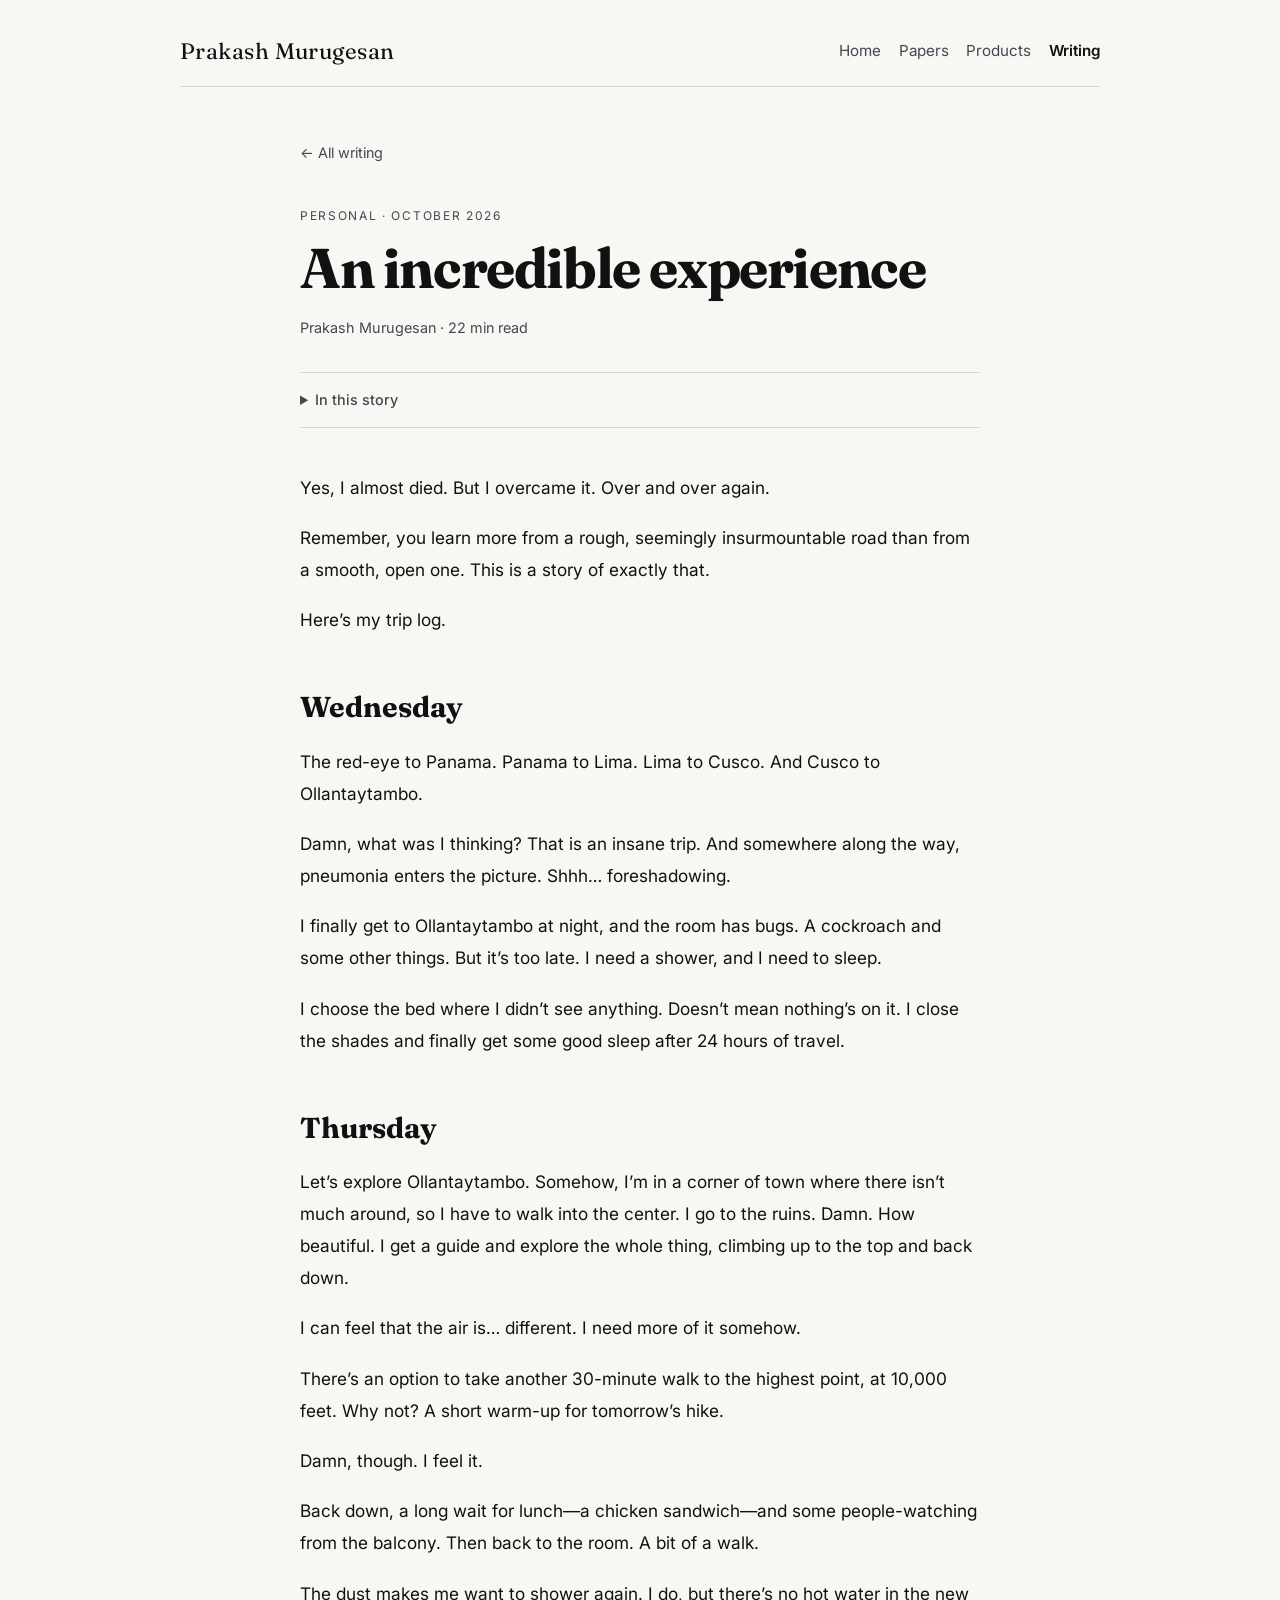
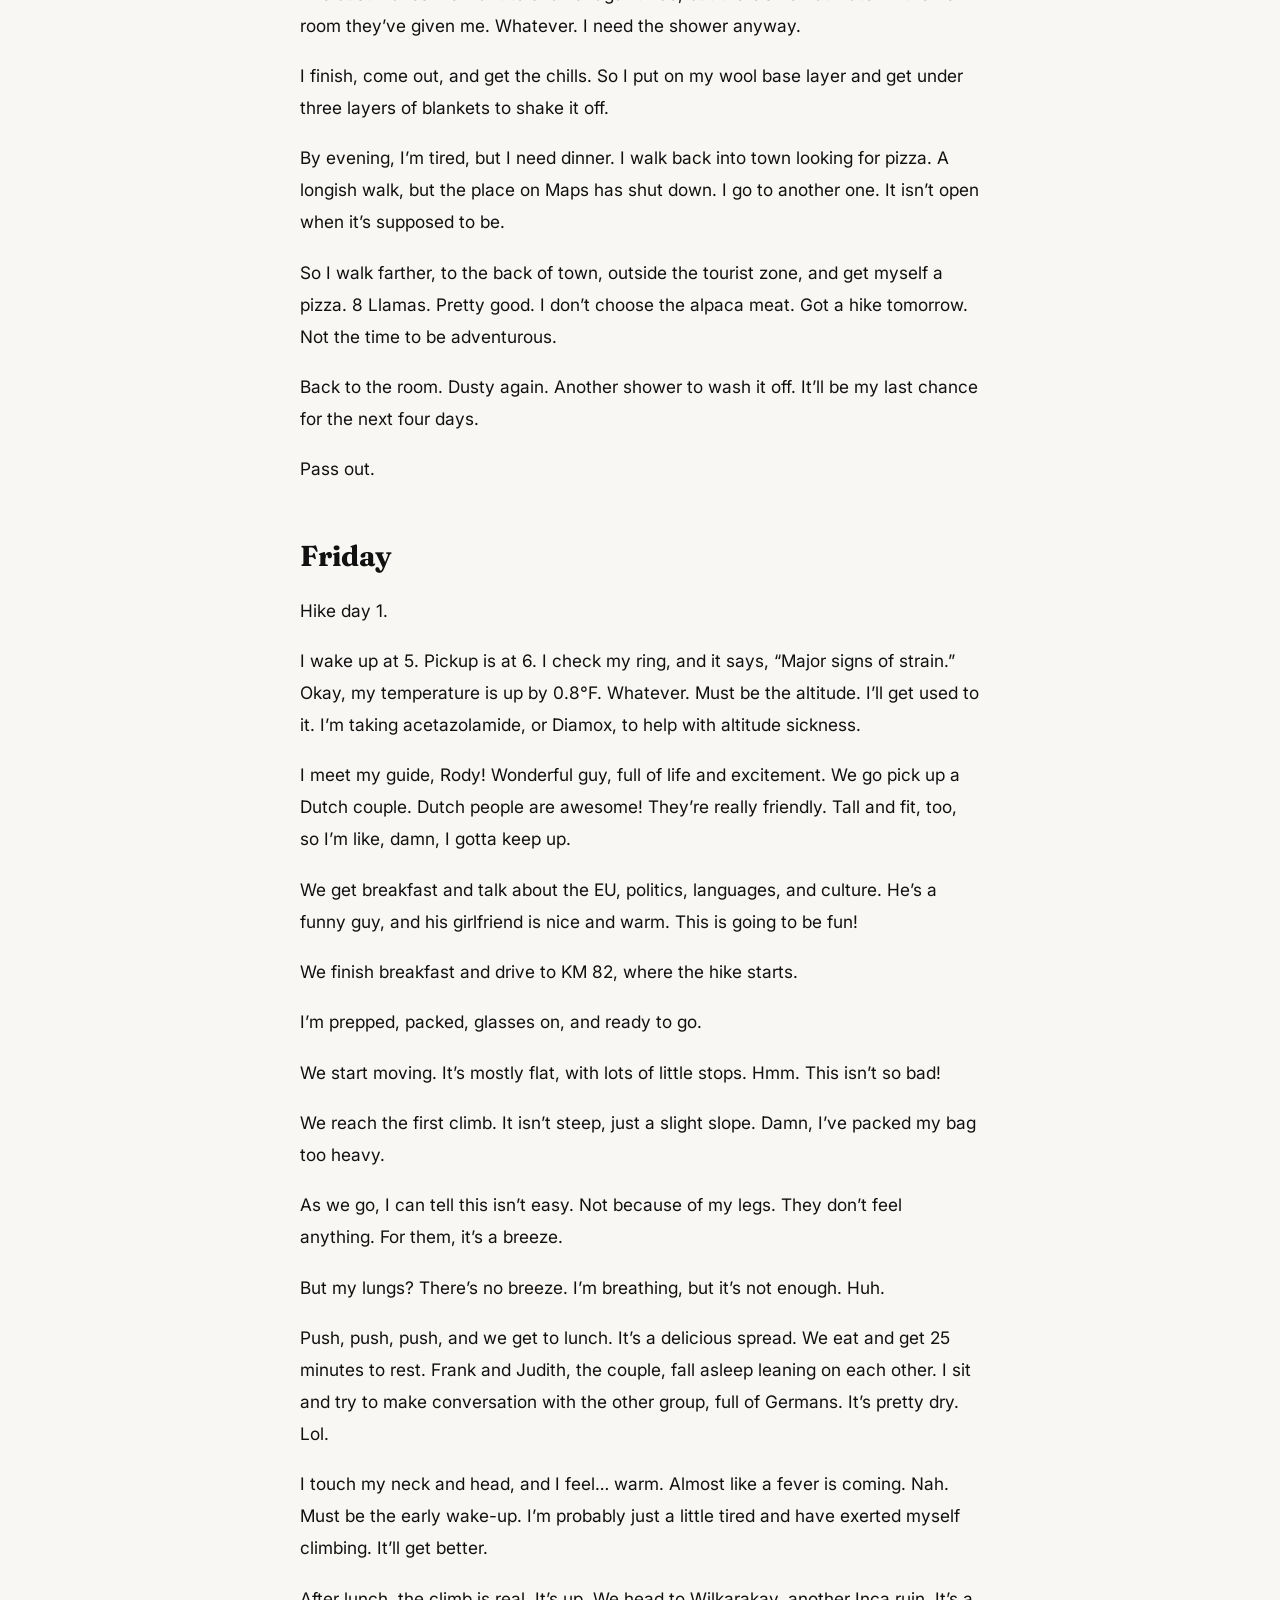
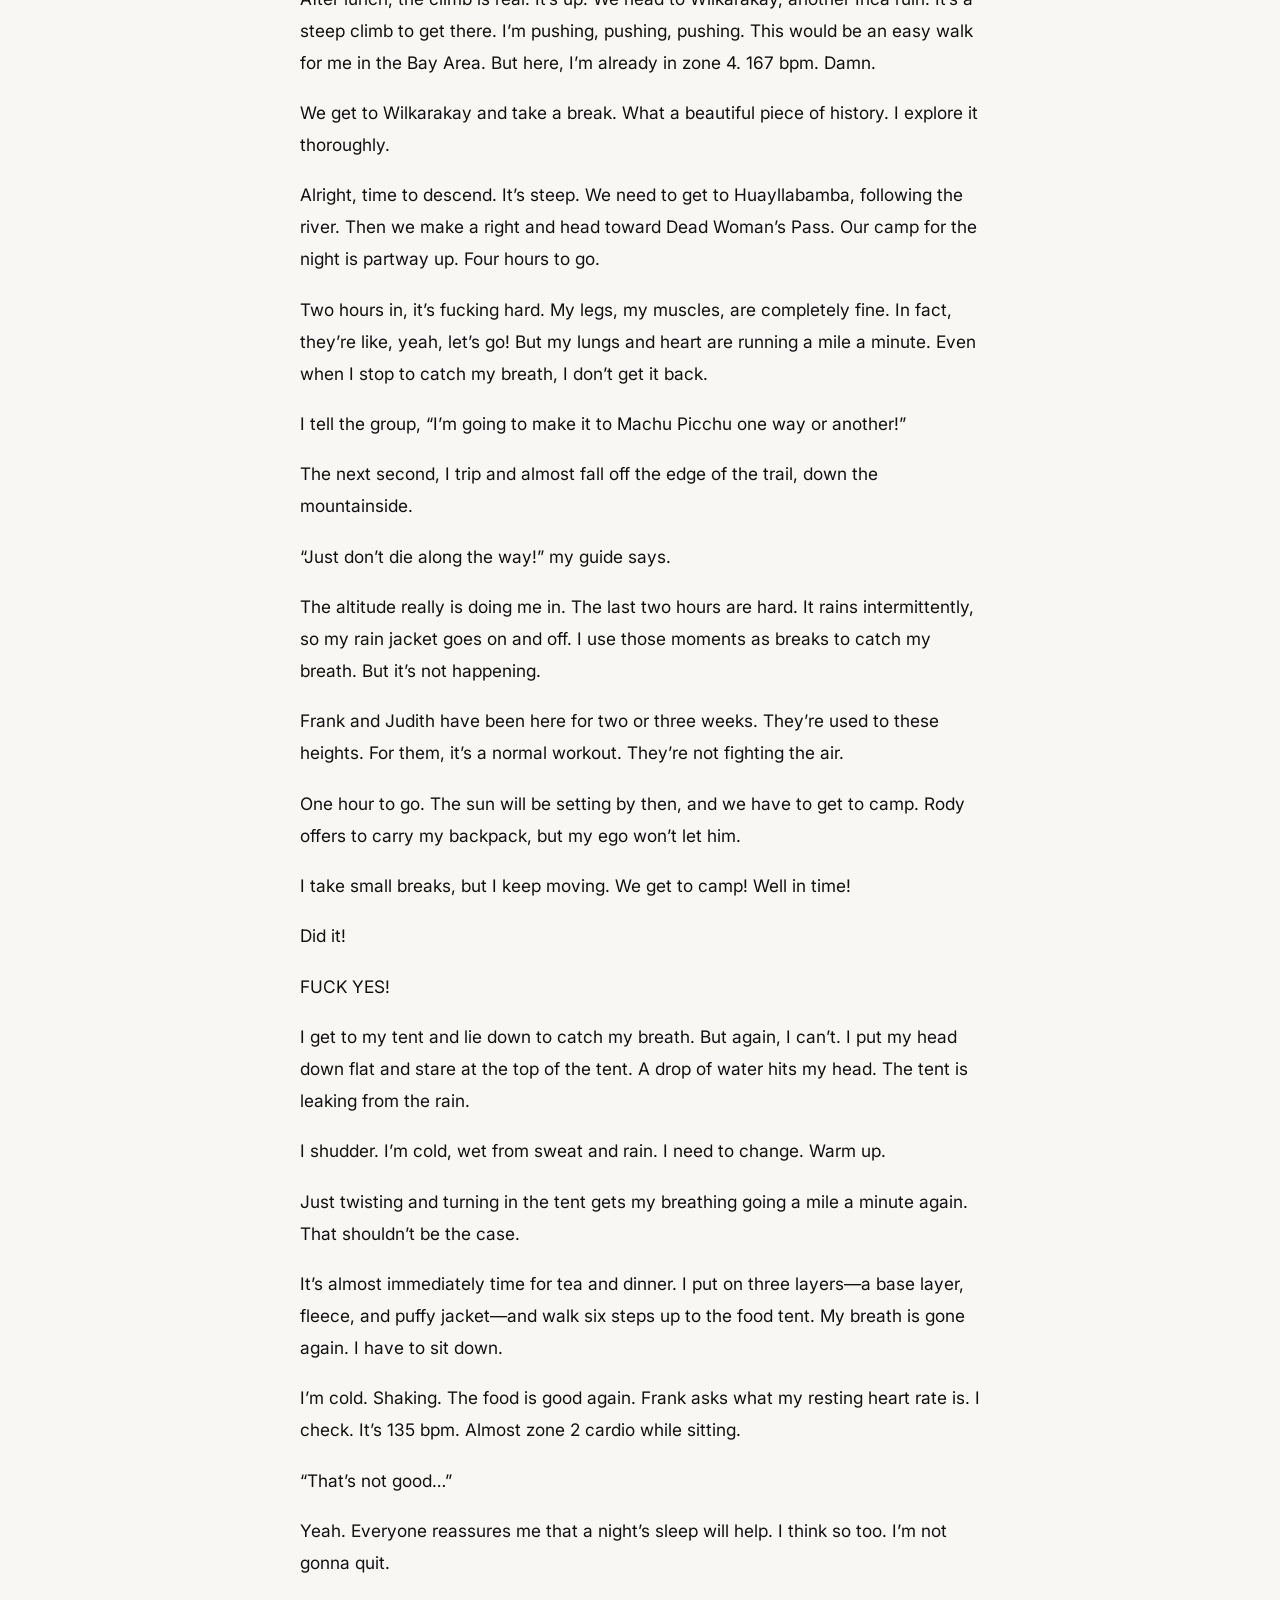
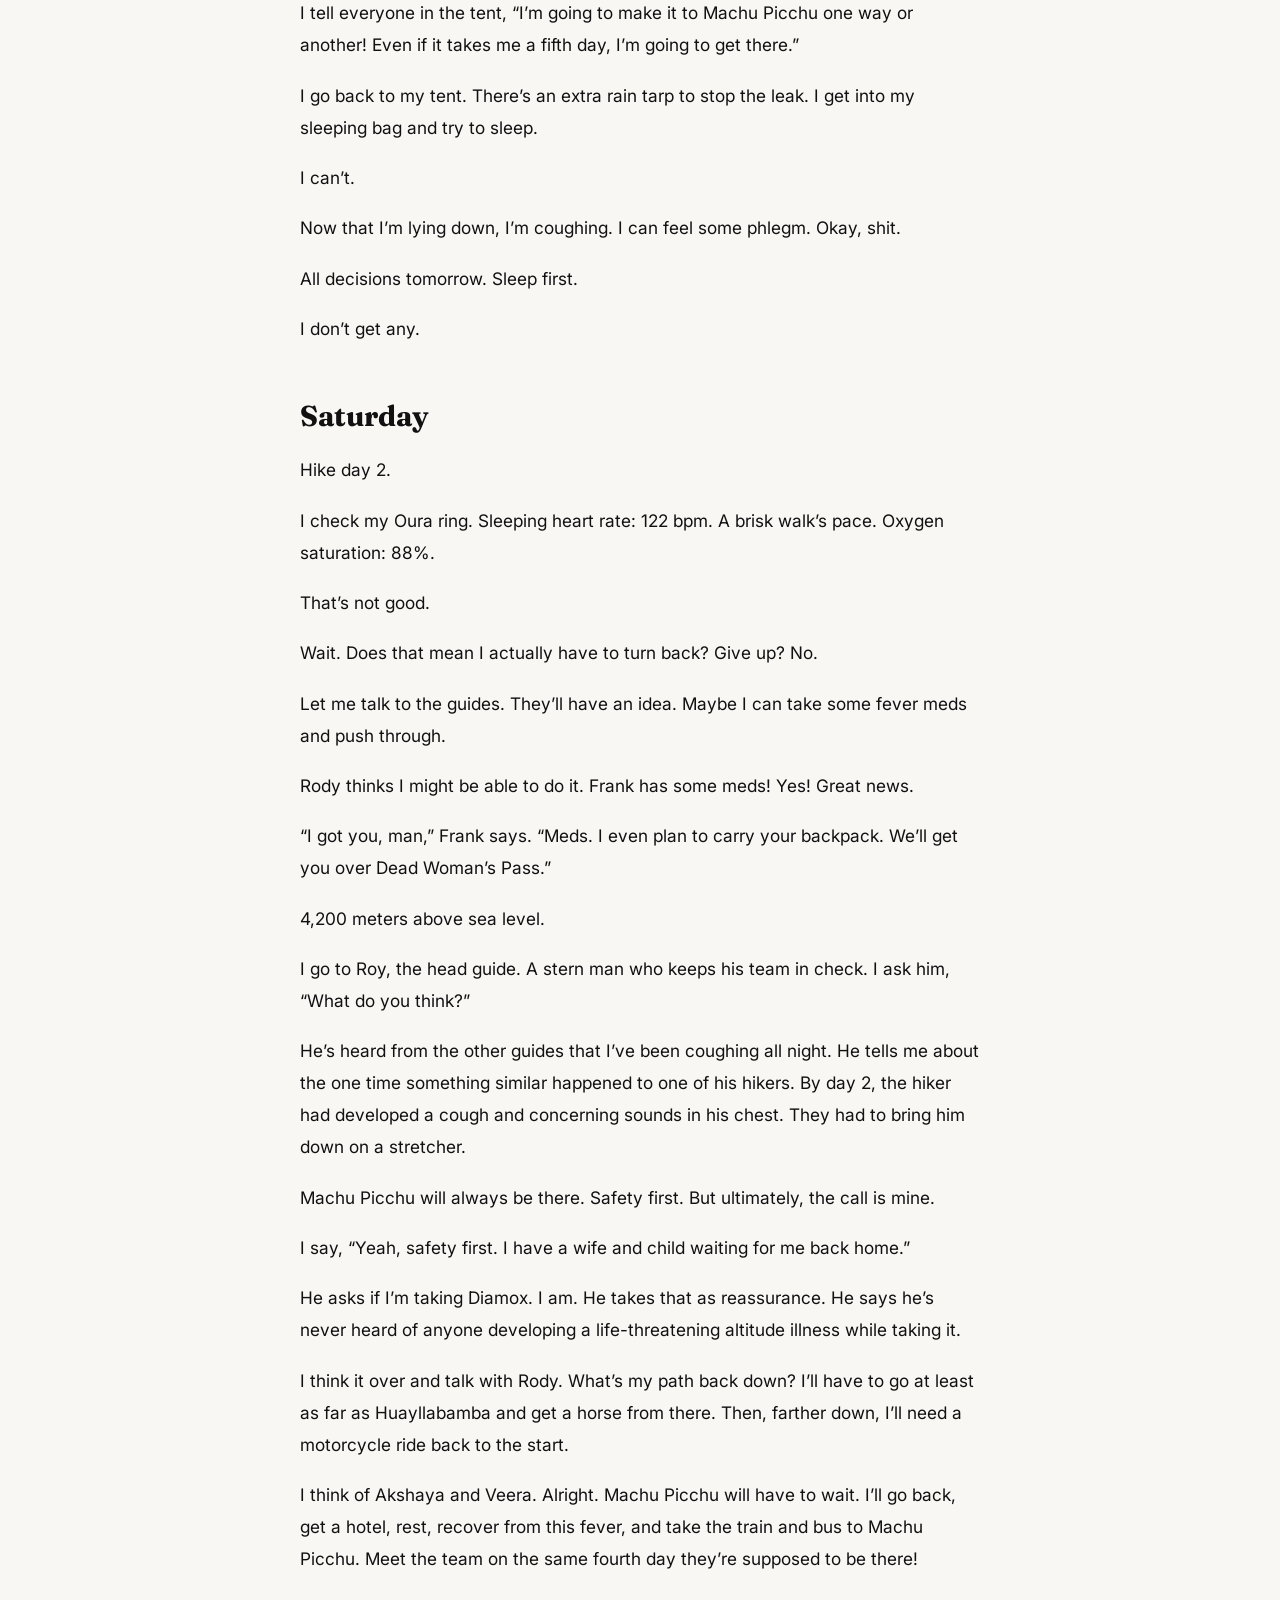
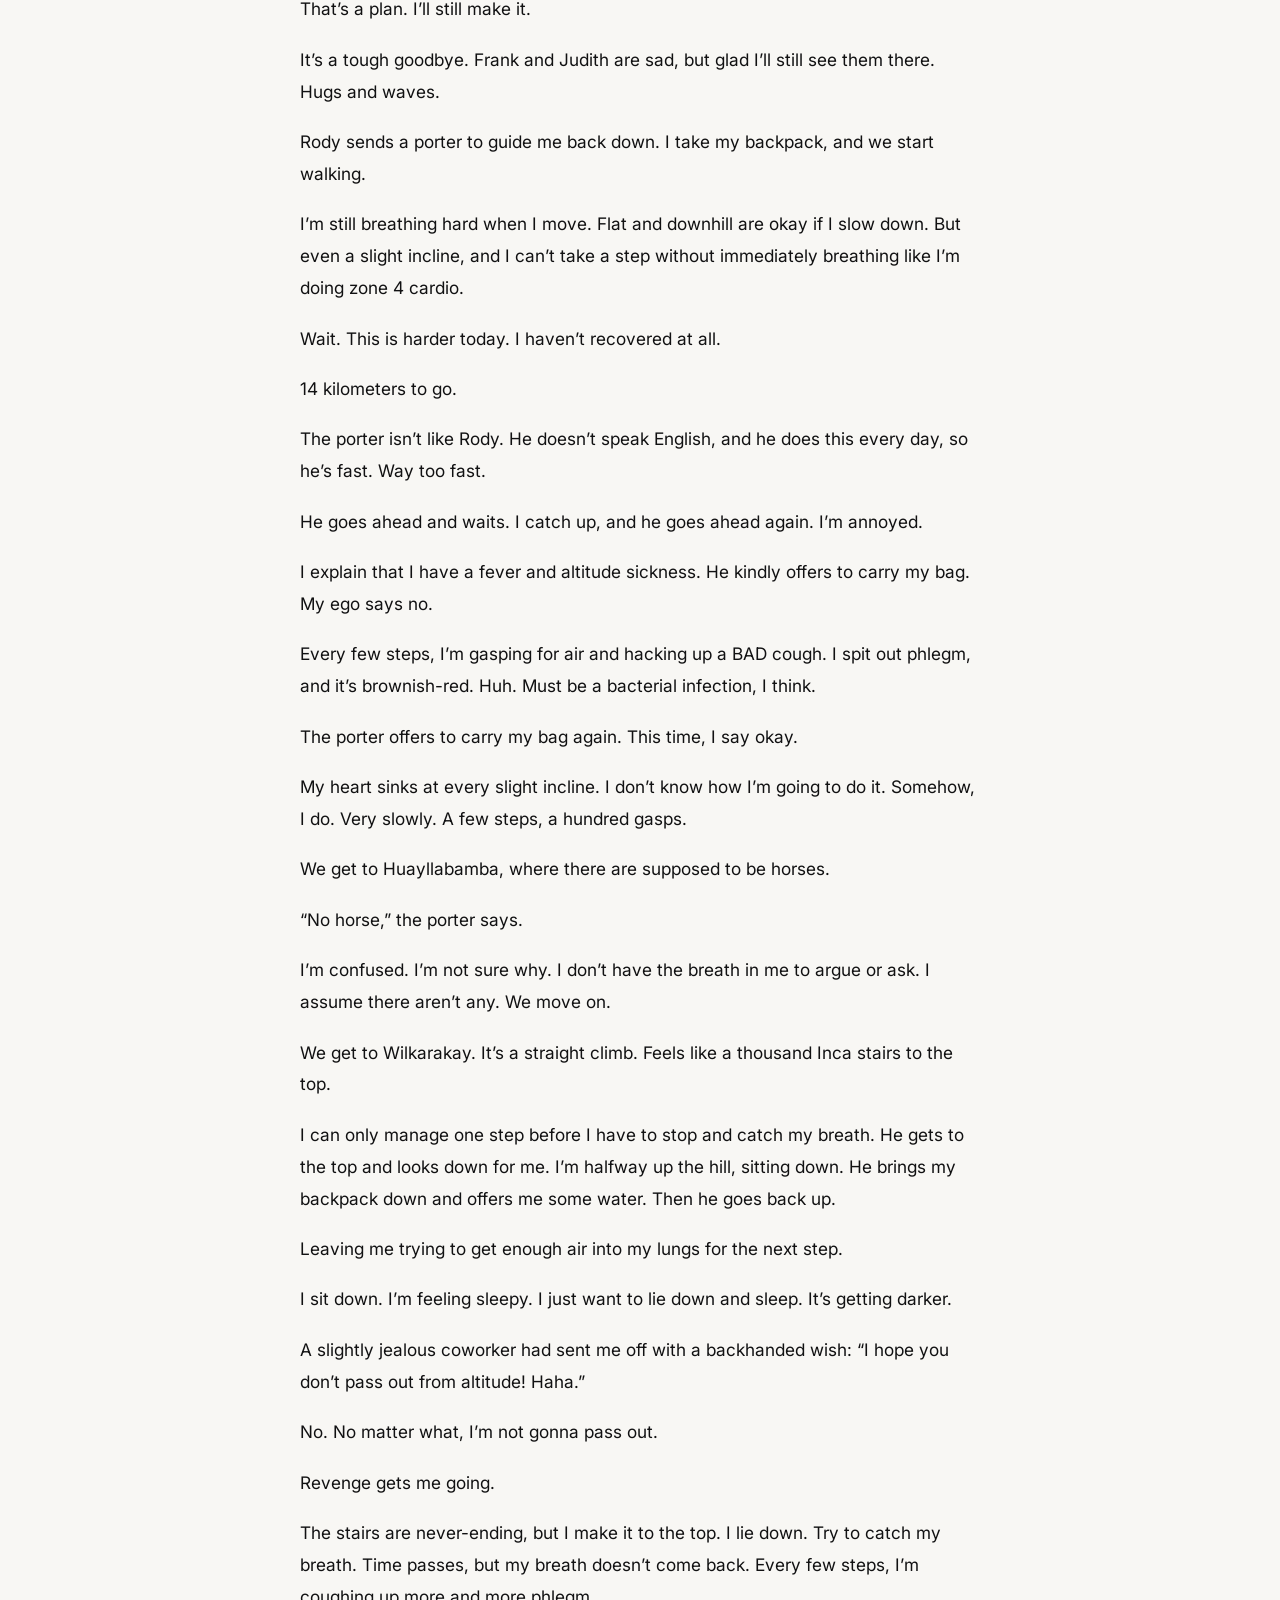
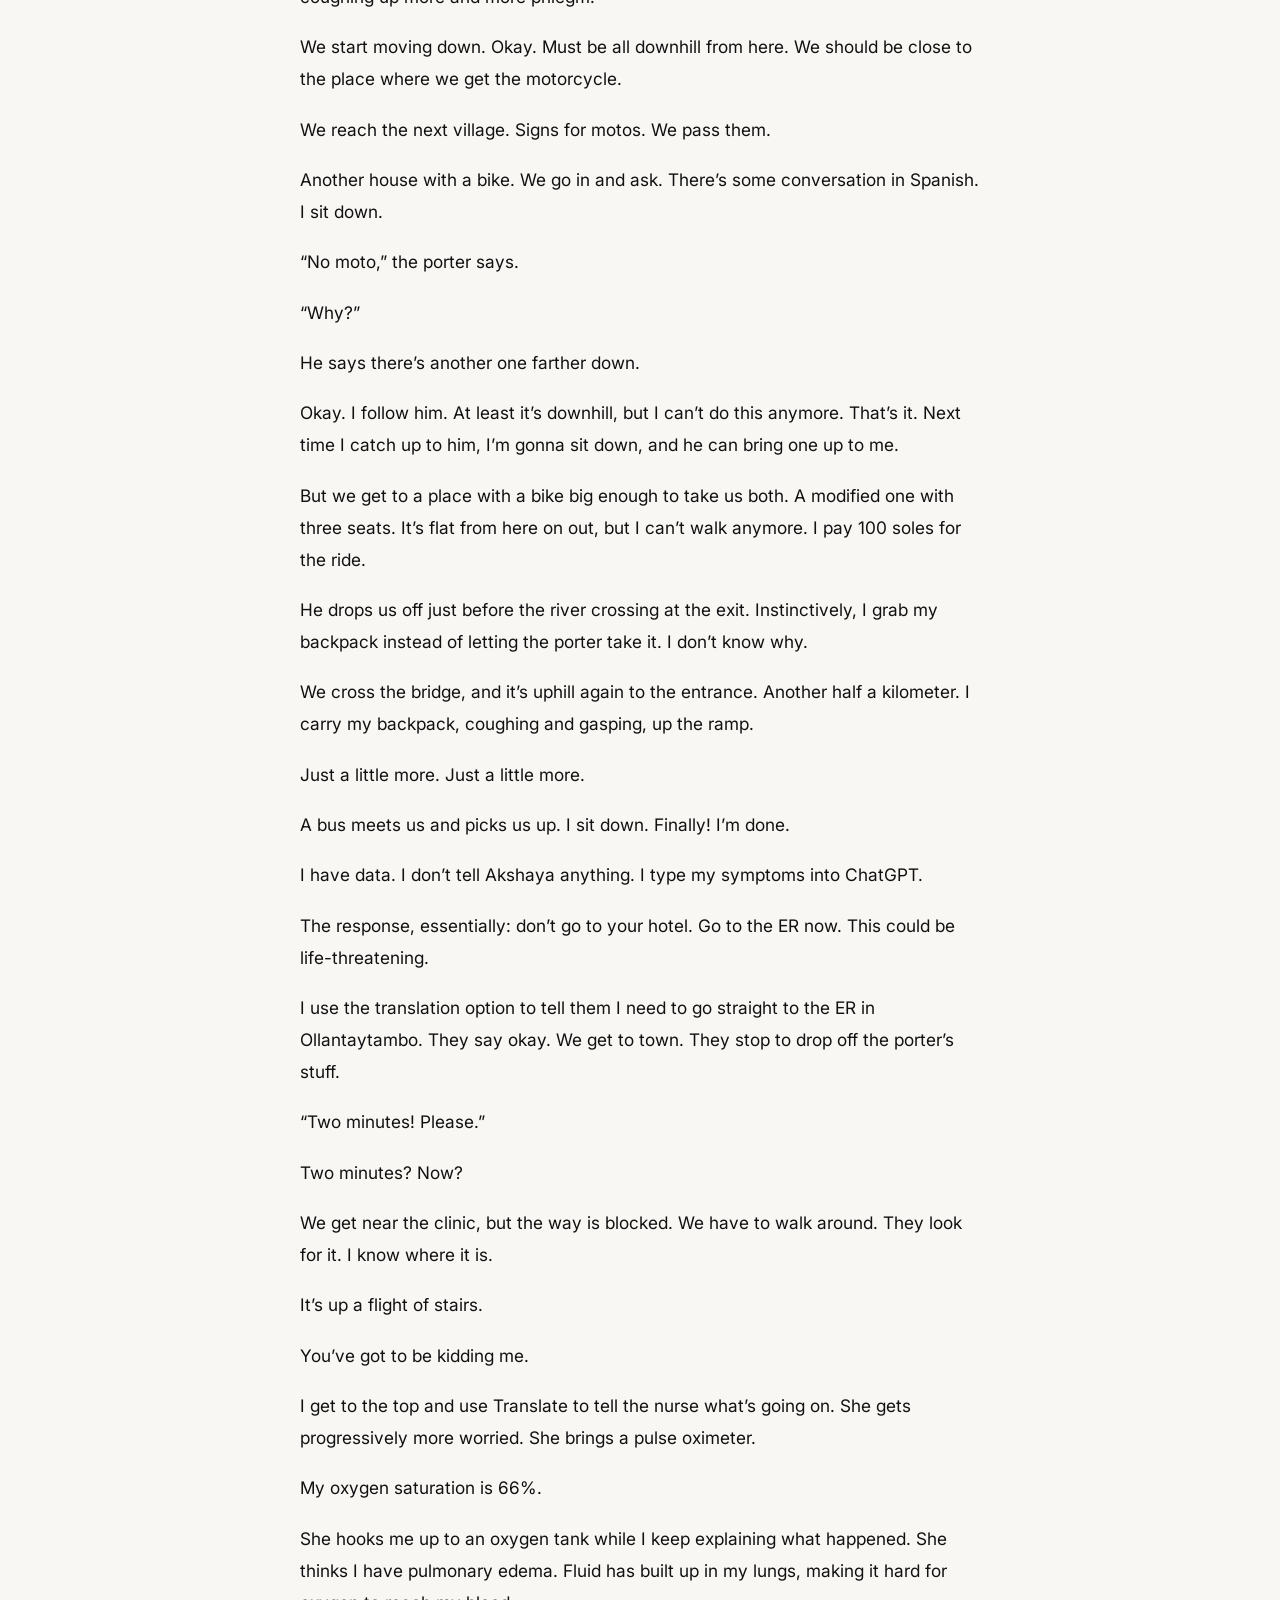
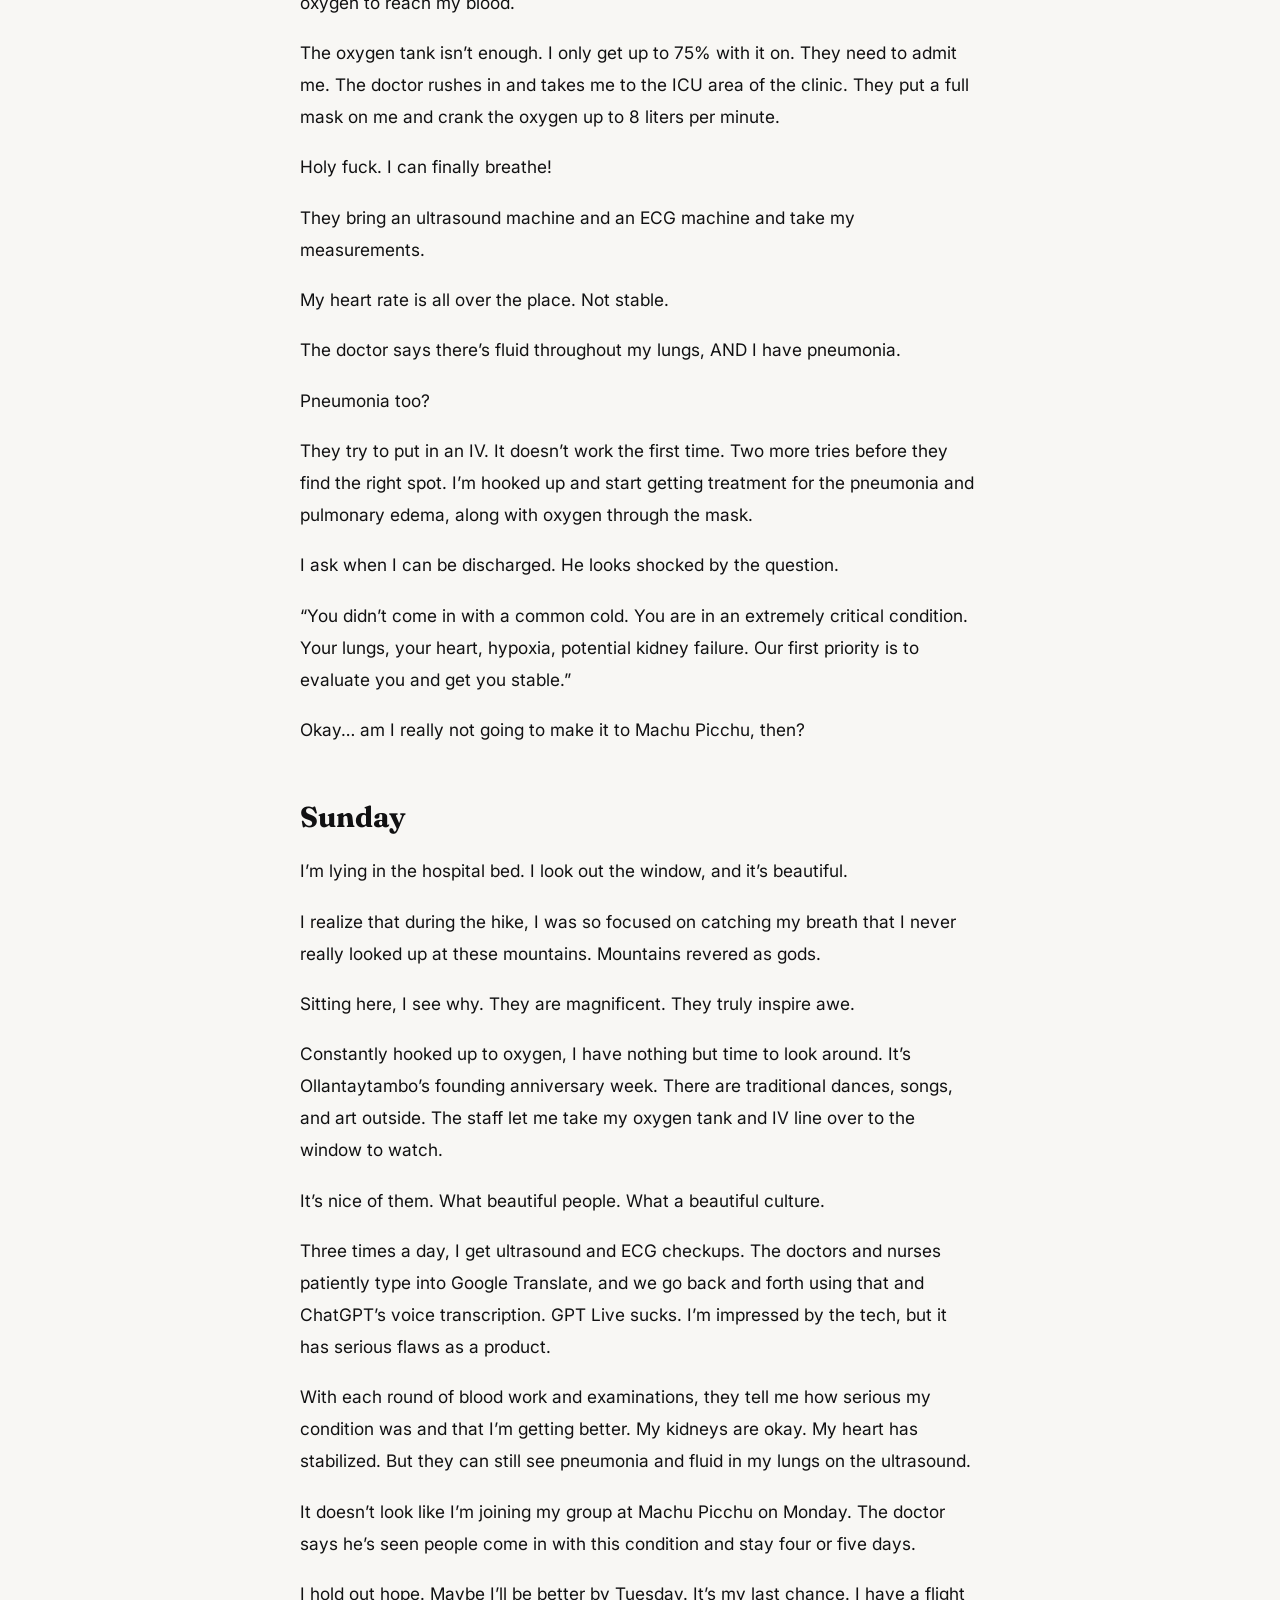
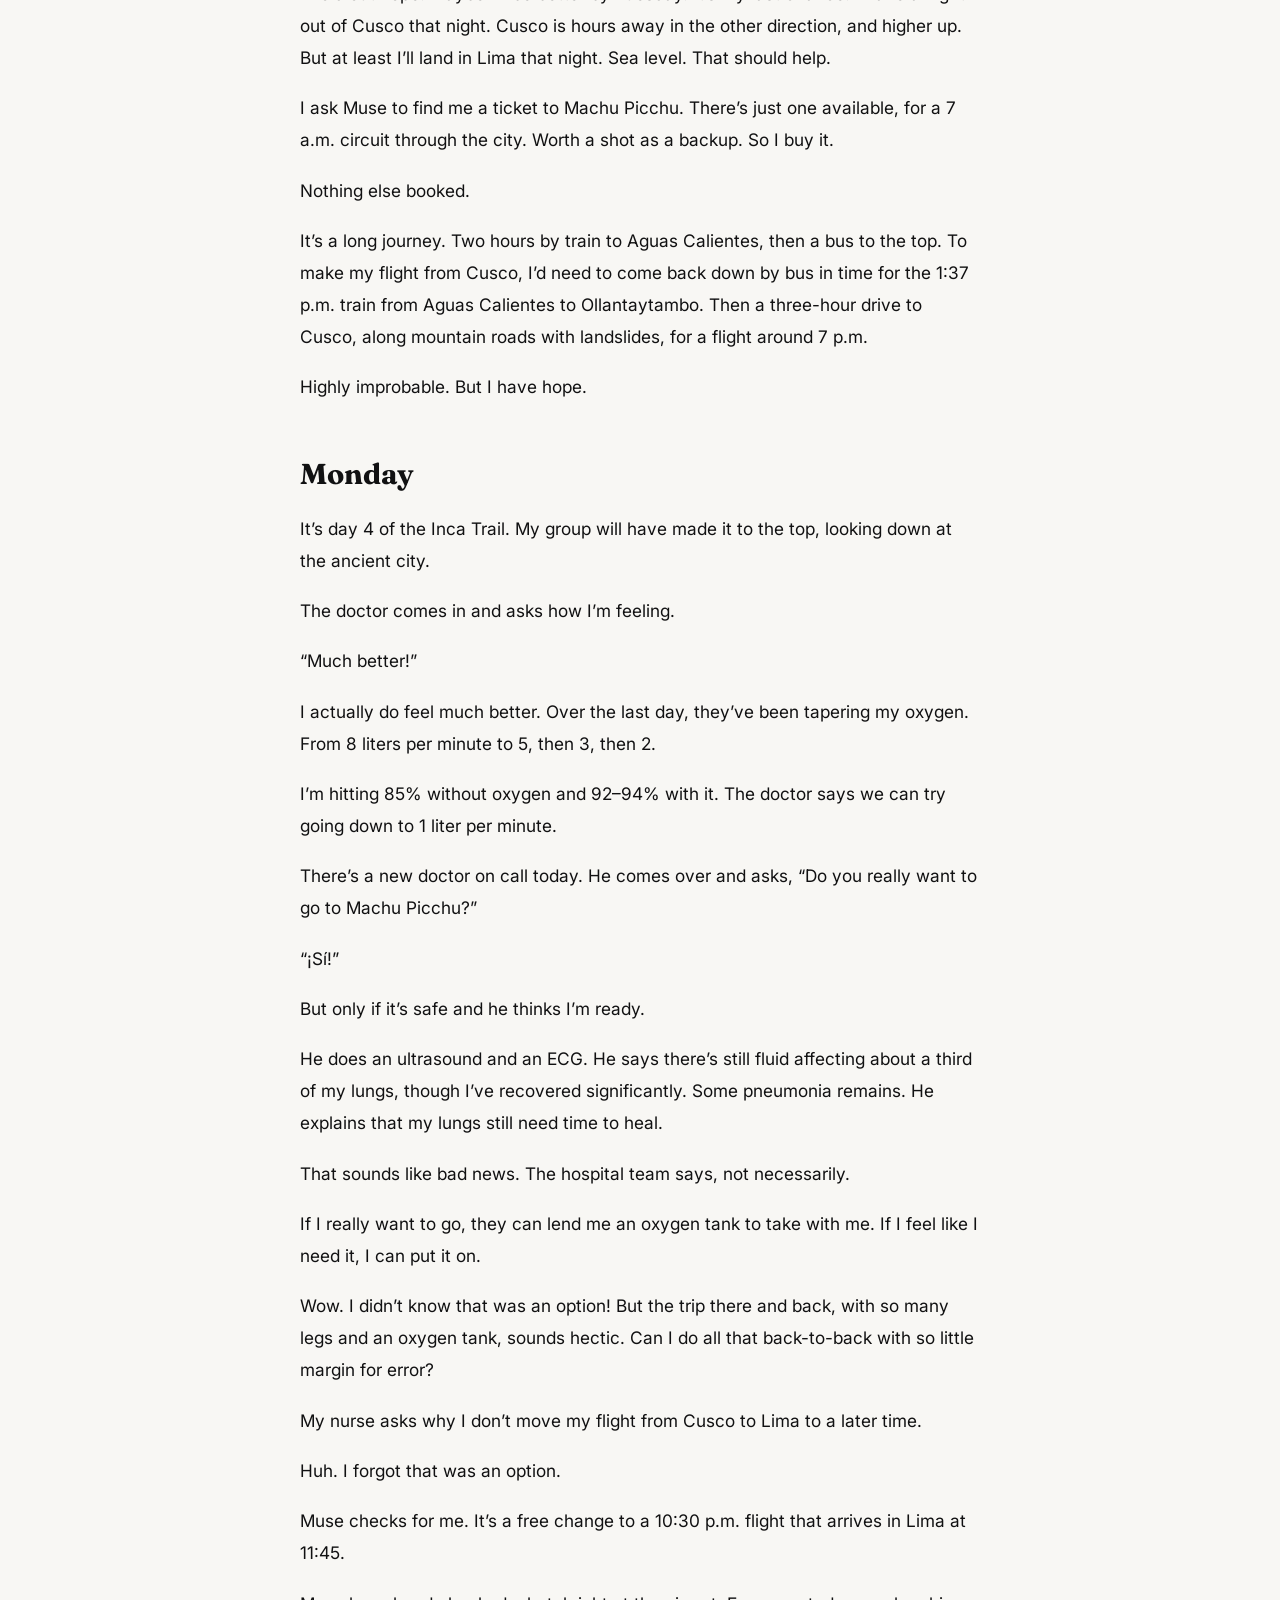
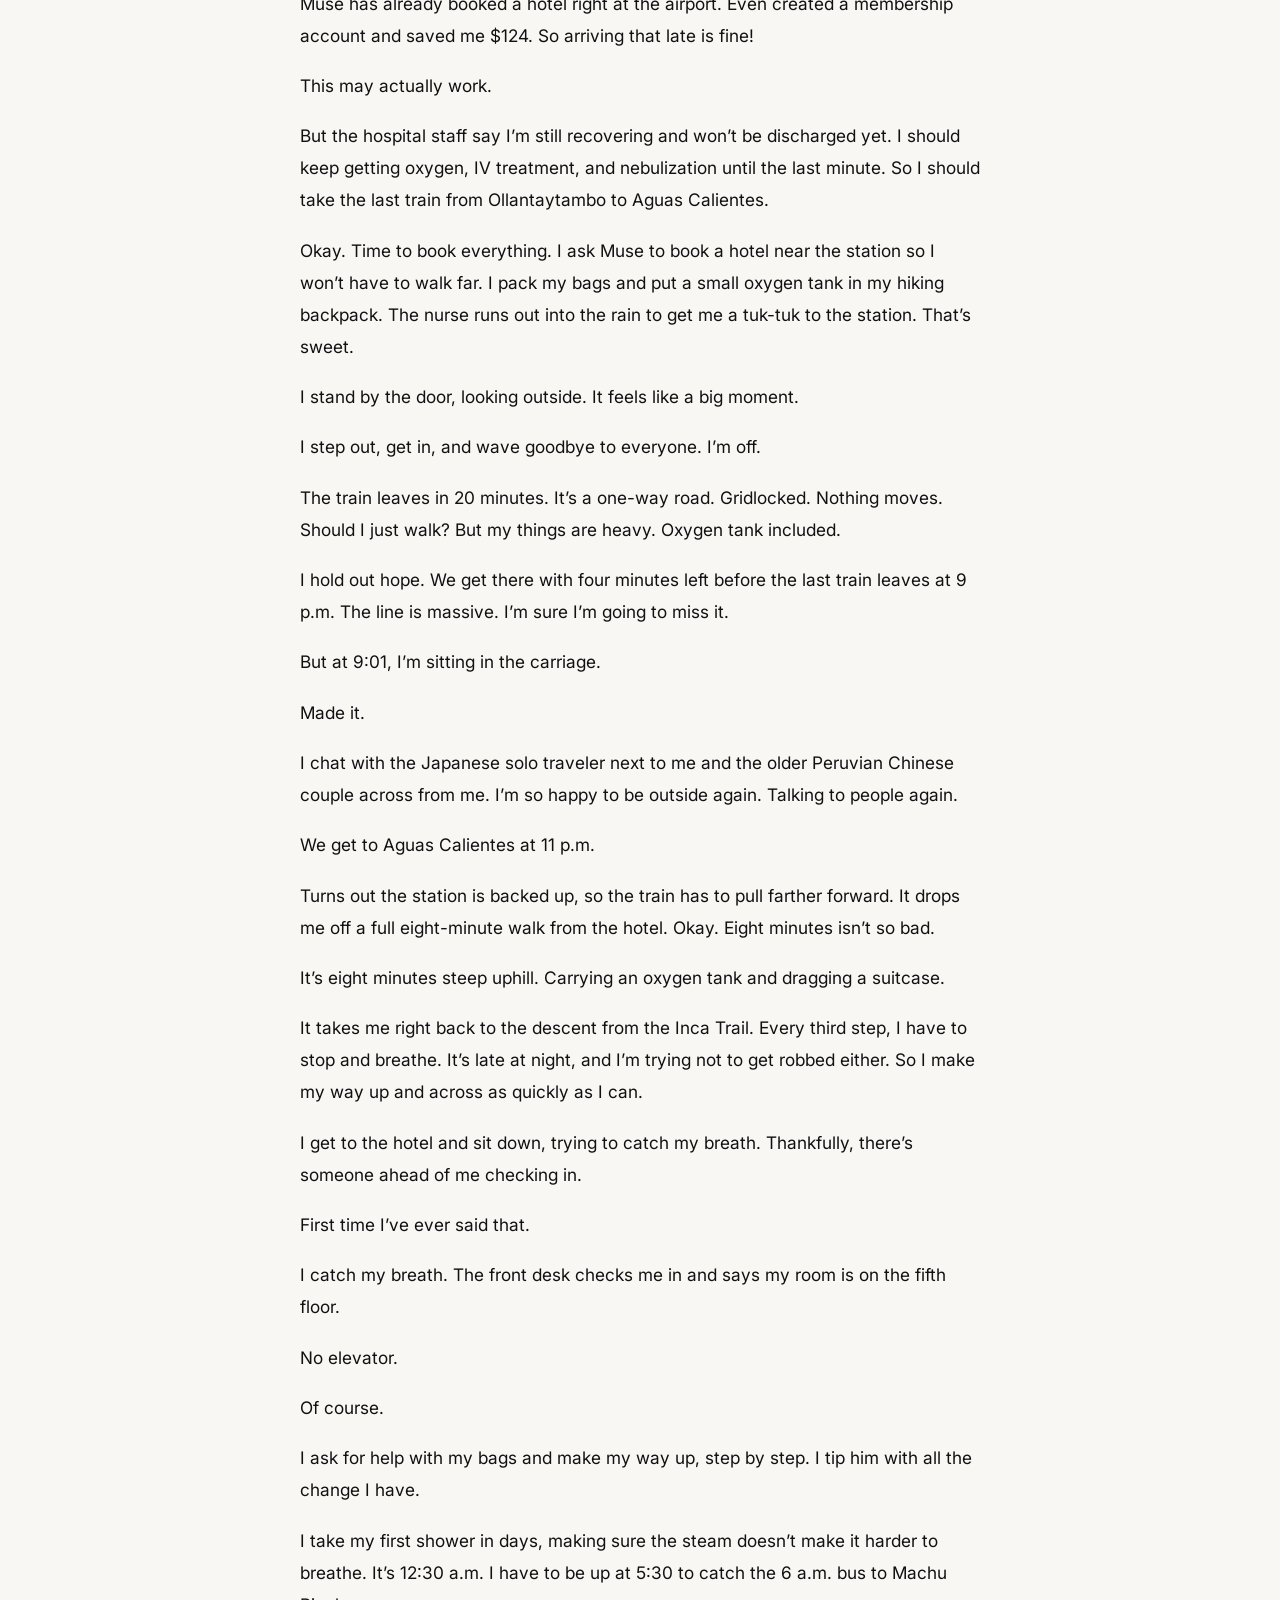
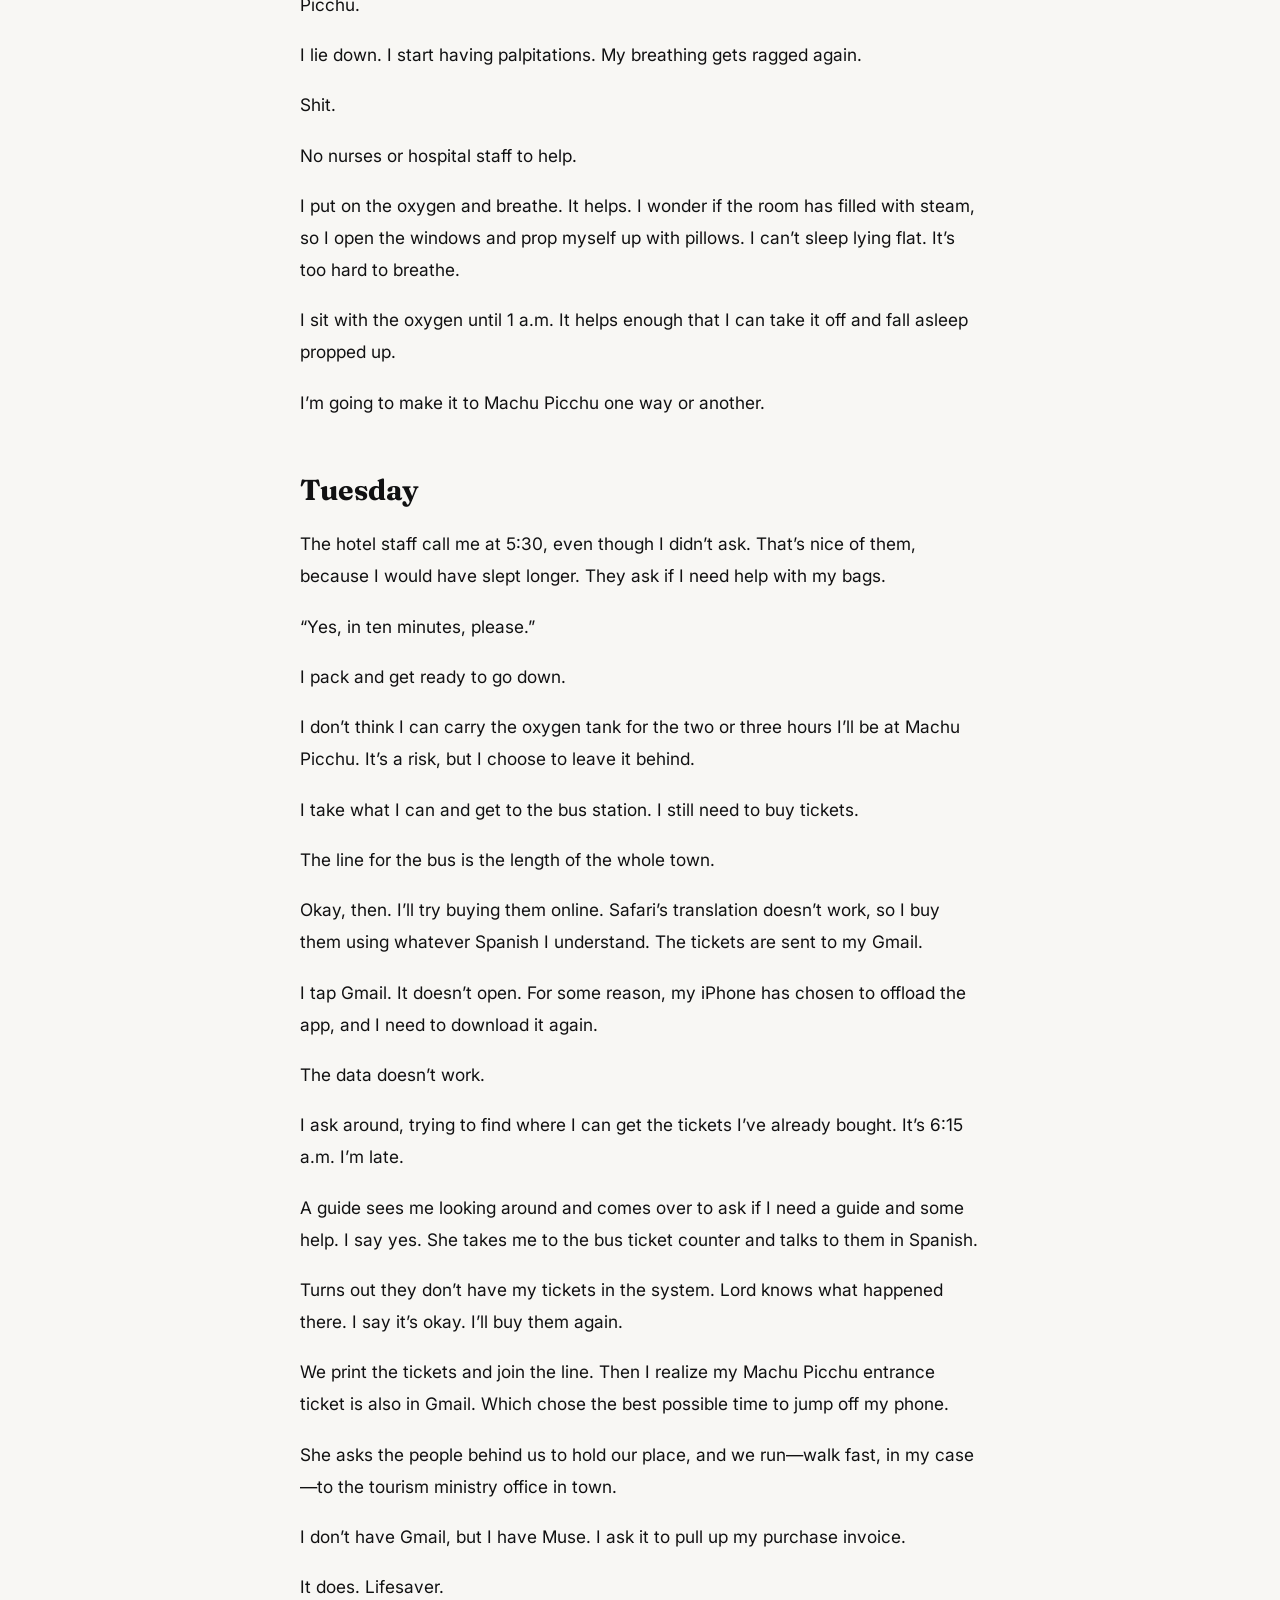
<file: writing/an-incredible-experience/index.html>
<!DOCTYPE html>
<html lang="en">
  <head>
    <meta charset="UTF-8" />
    <meta name="viewport" content="width=device-width, initial-scale=1.0" />
    <title>An incredible experience · Prakash Murugesan</title>
    <meta name="description" content="A personal story about the Inca Trail, a medical emergency, and finding my way to Machu Picchu." />
    <link rel="canonical" href="https://prakashmurugesan.com/writing/an-incredible-experience/" />
    <meta property="og:type" content="article" />
    <meta property="og:title" content="An incredible experience" />
    <meta property="og:description" content="A personal story about the Inca Trail, a medical emergency, and finding my way to Machu Picchu." />
    <meta property="og:url" content="https://prakashmurugesan.com/writing/an-incredible-experience/" />
    <meta property="og:site_name" content="Prakash Murugesan" />
    <link rel="preconnect" href="https://fonts.googleapis.com" />
    <link rel="preconnect" href="https://fonts.gstatic.com" crossorigin />
    <link href="https://fonts.googleapis.com/css2?family=Inter:wght@400;500;600&amp;family=Fraunces:opsz,wght@9..144,600&amp;display=swap" rel="stylesheet" />
    <link rel="stylesheet" href="../../styles.css?v=products-3" />
    <link rel="stylesheet" href="../essay.css" />
  </head>
  <body>
    <a class="skip-link" href="#story">Skip to story</a>
    <header class="site-header">
      <a class="brand" href="../../index.html">Prakash Murugesan</a>
      <nav aria-label="Main navigation">
        <a href="../../index.html#home">Home</a>
        <a href="../../index.html#papers">Papers</a>
        <a href="../../products.html">Products</a>
        <a class="active" href="../../index.html#writing">Writing</a>
      </nav>
    </header>

    <main class="container essay-shell" id="story">
      <article class="essay" aria-labelledby="essay-title">
        <header class="essay-header">
          <a class="essay-back" href="../../index.html#writing">← All writing</a>
          <p class="kicker">Personal · October 2026</p>
          <h1 id="essay-title">An incredible experience</h1>
          <p class="meta">Prakash Murugesan · 22 min read</p>
        </header>

        <details class="essay-contents">
          <summary>In this story</summary>
          <ol>
              <li><a href="#wednesday">Wednesday</a></li>
              <li><a href="#thursday">Thursday</a></li>
              <li><a href="#friday">Friday</a></li>
              <li><a href="#saturday">Saturday</a></li>
              <li><a href="#sunday">Sunday</a></li>
              <li><a href="#monday">Monday</a></li>
              <li><a href="#tuesday">Tuesday</a></li>
              <li><a href="#on-the-way-back">On the way back</a></li>
              <li><a href="#my-daughter">My daughter</a></li>
              <li><a href="#my-wife">My wife</a></li>
          </ol>
        </details>

        <div class="essay-body">
          <p>Yes, I almost died. But I overcame it. Over and over again.</p>
          <p>Remember, you learn more from a rough, seemingly insurmountable road than from a smooth, open one. This is a story of exactly that.</p>
          <p>Here’s my trip log.</p>
          <h2 id="wednesday">Wednesday</h2>
          <p>The red-eye to Panama. Panama to Lima. Lima to Cusco. And Cusco to Ollantaytambo.</p>
          <p>Damn, what was I thinking? That is an insane trip. And somewhere along the way, pneumonia enters the picture. Shhh… foreshadowing.</p>
          <p>I finally get to Ollantaytambo at night, and the room has bugs. A cockroach and some other things. But it’s too late. I need a shower, and I need to sleep.</p>
          <p>I choose the bed where I didn’t see anything. Doesn’t mean nothing’s on it. I close the shades and finally get some good sleep after 24 hours of travel.</p>
          <h2 id="thursday">Thursday</h2>
          <p>Let’s explore Ollantaytambo. Somehow, I’m in a corner of town where there isn’t much around, so I have to walk into the center. I go to the ruins. Damn. How beautiful. I get a guide and explore the whole thing, climbing up to the top and back down.</p>
          <p>I can feel that the air is… different. I need more of it somehow.</p>
          <p>There’s an option to take another 30-minute walk to the highest point, at 10,000 feet. Why not? A short warm-up for tomorrow’s hike.</p>
          <p>Damn, though. I feel it.</p>
          <p>Back down, a long wait for lunch—a chicken sandwich—and some people-watching from the balcony. Then back to the room. A bit of a walk.</p>
          <p>The dust makes me want to shower again. I do, but there’s no hot water in the new room they’ve given me. Whatever. I need the shower anyway.</p>
          <p>I finish, come out, and get the chills. So I put on my wool base layer and get under three layers of blankets to shake it off.</p>
          <p>By evening, I’m tired, but I need dinner. I walk back into town looking for pizza. A longish walk, but the place on Maps has shut down. I go to another one. It isn’t open when it’s supposed to be.</p>
          <p>So I walk farther, to the back of town, outside the tourist zone, and get myself a pizza. 8 Llamas. Pretty good. I don’t choose the alpaca meat. Got a hike tomorrow. Not the time to be adventurous.</p>
          <p>Back to the room. Dusty again. Another shower to wash it off. It’ll be my last chance for the next four days.</p>
          <p>Pass out.</p>
          <h2 id="friday">Friday</h2>
          <p>Hike day 1.</p>
          <p>I wake up at 5. Pickup is at 6. I check my ring, and it says, “Major signs of strain.” Okay, my temperature is up by 0.8°F. Whatever. Must be the altitude. I’ll get used to it. I’m taking acetazolamide, or Diamox, to help with altitude sickness.</p>
          <p>I meet my guide, Rody! Wonderful guy, full of life and excitement. We go pick up a Dutch couple. Dutch people are awesome! They’re really friendly. Tall and fit, too, so I’m like, damn, I gotta keep up.</p>
          <p>We get breakfast and talk about the EU, politics, languages, and culture. He’s a funny guy, and his girlfriend is nice and warm. This is going to be fun!</p>
          <p>We finish breakfast and drive to KM 82, where the hike starts.</p>
          <p>I’m prepped, packed, glasses on, and ready to go.</p>
          <p>We start moving. It’s mostly flat, with lots of little stops. Hmm. This isn’t so bad!</p>
          <p>We reach the first climb. It isn’t steep, just a slight slope. Damn, I’ve packed my bag too heavy.</p>
          <p>As we go, I can tell this isn’t easy. Not because of my legs. They don’t feel anything. For them, it’s a breeze.</p>
          <p>But my lungs? There’s no breeze. I’m breathing, but it’s not enough. Huh.</p>
          <p>Push, push, push, and we get to lunch. It’s a delicious spread. We eat and get 25 minutes to rest. Frank and Judith, the couple, fall asleep leaning on each other. I sit and try to make conversation with the other group, full of Germans. It’s pretty dry. Lol.</p>
          <p>I touch my neck and head, and I feel… warm. Almost like a fever is coming. Nah. Must be the early wake-up. I’m probably just a little tired and have exerted myself climbing. It’ll get better.</p>
          <p>After lunch, the climb is real. It’s up. We head to Wilkarakay, another Inca ruin. It’s a steep climb to get there. I’m pushing, pushing, pushing. This would be an easy walk for me in the Bay Area. But here, I’m already in zone 4. 167 bpm. Damn.</p>
          <p>We get to Wilkarakay and take a break. What a beautiful piece of history. I explore it thoroughly.</p>
          <p>Alright, time to descend. It’s steep. We need to get to Huayllabamba, following the river. Then we make a right and head toward Dead Woman’s Pass. Our camp for the night is partway up. Four hours to go.</p>
          <p>Two hours in, it’s fucking hard. My legs, my muscles, are completely fine. In fact, they’re like, yeah, let’s go! But my lungs and heart are running a mile a minute. Even when I stop to catch my breath, I don’t get it back.</p>
          <p>I tell the group, “I’m going to make it to Machu Picchu one way or another!”</p>
          <p>The next second, I trip and almost fall off the edge of the trail, down the mountainside.</p>
          <p>“Just don’t die along the way!” my guide says.</p>
          <p>The altitude really is doing me in. The last two hours are hard. It rains intermittently, so my rain jacket goes on and off. I use those moments as breaks to catch my breath. But it’s not happening.</p>
          <p>Frank and Judith have been here for two or three weeks. They’re used to these heights. For them, it’s a normal workout. They’re not fighting the air.</p>
          <p>One hour to go. The sun will be setting by then, and we have to get to camp. Rody offers to carry my backpack, but my ego won’t let him.</p>
          <p>I take small breaks, but I keep moving. We get to camp! Well in time!</p>
          <p>Did it!</p>
          <p>FUCK YES!</p>
          <p>I get to my tent and lie down to catch my breath. But again, I can’t. I put my head down flat and stare at the top of the tent. A drop of water hits my head. The tent is leaking from the rain.</p>
          <p>I shudder. I’m cold, wet from sweat and rain. I need to change. Warm up.</p>
          <p>Just twisting and turning in the tent gets my breathing going a mile a minute again. That shouldn’t be the case.</p>
          <p>It’s almost immediately time for tea and dinner. I put on three layers—a base layer, fleece, and puffy jacket—and walk six steps up to the food tent. My breath is gone again. I have to sit down.</p>
          <p>I’m cold. Shaking. The food is good again. Frank asks what my resting heart rate is. I check. It’s 135 bpm. Almost zone 2 cardio while sitting.</p>
          <p>“That’s not good…”</p>
          <p>Yeah. Everyone reassures me that a night’s sleep will help. I think so too. I’m not gonna quit.</p>
          <p>I tell everyone in the tent, “I’m going to make it to Machu Picchu one way or another! Even if it takes me a fifth day, I’m going to get there.”</p>
          <p>I go back to my tent. There’s an extra rain tarp to stop the leak. I get into my sleeping bag and try to sleep.</p>
          <p>I can’t.</p>
          <p>Now that I’m lying down, I’m coughing. I can feel some phlegm. Okay, shit.</p>
          <p>All decisions tomorrow. Sleep first.</p>
          <p>I don’t get any.</p>
          <h2 id="saturday">Saturday</h2>
          <p>Hike day 2.</p>
          <p>I check my Oura ring. Sleeping heart rate: 122 bpm. A brisk walk’s pace. Oxygen saturation: 88%.</p>
          <p>That’s not good.</p>
          <p>Wait. Does that mean I actually have to turn back? Give up? No.</p>
          <p>Let me talk to the guides. They’ll have an idea. Maybe I can take some fever meds and push through.</p>
          <p>Rody thinks I might be able to do it. Frank has some meds! Yes! Great news.</p>
          <p>“I got you, man,” Frank says. “Meds. I even plan to carry your backpack. We’ll get you over Dead Woman’s Pass.”</p>
          <p>4,200 meters above sea level.</p>
          <p>I go to Roy, the head guide. A stern man who keeps his team in check. I ask him, “What do you think?”</p>
          <p>He’s heard from the other guides that I’ve been coughing all night. He tells me about the one time something similar happened to one of his hikers. By day 2, the hiker had developed a cough and concerning sounds in his chest. They had to bring him down on a stretcher.</p>
          <p>Machu Picchu will always be there. Safety first. But ultimately, the call is mine.</p>
          <p>I say, “Yeah, safety first. I have a wife and child waiting for me back home.”</p>
          <p>He asks if I’m taking Diamox. I am. He takes that as reassurance. He says he’s never heard of anyone developing a life-threatening altitude illness while taking it.</p>
          <p>I think it over and talk with Rody. What’s my path back down? I’ll have to go at least as far as Huayllabamba and get a horse from there. Then, farther down, I’ll need a motorcycle ride back to the start.</p>
          <p>I think of Akshaya and Veera. Alright. Machu Picchu will have to wait. I’ll go back, get a hotel, rest, recover from this fever, and take the train and bus to Machu Picchu. Meet the team on the same fourth day they’re supposed to be there!</p>
          <p>That’s a plan. I’ll still make it.</p>
          <p>It’s a tough goodbye. Frank and Judith are sad, but glad I’ll still see them there. Hugs and waves.</p>
          <p>Rody sends a porter to guide me back down. I take my backpack, and we start walking.</p>
          <p>I’m still breathing hard when I move. Flat and downhill are okay if I slow down. But even a slight incline, and I can’t take a step without immediately breathing like I’m doing zone 4 cardio.</p>
          <p>Wait. This is harder today. I haven’t recovered at all.</p>
          <p>14 kilometers to go.</p>
          <p>The porter isn’t like Rody. He doesn’t speak English, and he does this every day, so he’s fast. Way too fast.</p>
          <p>He goes ahead and waits. I catch up, and he goes ahead again. I’m annoyed.</p>
          <p>I explain that I have a fever and altitude sickness. He kindly offers to carry my bag. My ego says no.</p>
          <p>Every few steps, I’m gasping for air and hacking up a BAD cough. I spit out phlegm, and it’s brownish-red. Huh. Must be a bacterial infection, I think.</p>
          <p>The porter offers to carry my bag again. This time, I say okay.</p>
          <p>My heart sinks at every slight incline. I don’t know how I’m going to do it. Somehow, I do. Very slowly. A few steps, a hundred gasps.</p>
          <p>We get to Huayllabamba, where there are supposed to be horses.</p>
          <p>“No horse,” the porter says.</p>
          <p>I’m confused. I’m not sure why. I don’t have the breath in me to argue or ask. I assume there aren’t any. We move on.</p>
          <p>We get to Wilkarakay. It’s a straight climb. Feels like a thousand Inca stairs to the top.</p>
          <p>I can only manage one step before I have to stop and catch my breath. He gets to the top and looks down for me. I’m halfway up the hill, sitting down. He brings my backpack down and offers me some water. Then he goes back up.</p>
          <p>Leaving me trying to get enough air into my lungs for the next step.</p>
          <p>I sit down. I’m feeling sleepy. I just want to lie down and sleep. It’s getting darker.</p>
          <p>A slightly jealous coworker had sent me off with a backhanded wish: “I hope you don’t pass out from altitude! Haha.”</p>
          <p>No. No matter what, I’m not gonna pass out.</p>
          <p>Revenge gets me going.</p>
          <p>The stairs are never-ending, but I make it to the top. I lie down. Try to catch my breath. Time passes, but my breath doesn’t come back. Every few steps, I’m coughing up more and more phlegm.</p>
          <p>We start moving down. Okay. Must be all downhill from here. We should be close to the place where we get the motorcycle.</p>
          <p>We reach the next village. Signs for motos. We pass them.</p>
          <p>Another house with a bike. We go in and ask. There’s some conversation in Spanish. I sit down.</p>
          <p>“No moto,” the porter says.</p>
          <p>“Why?”</p>
          <p>He says there’s another one farther down.</p>
          <p>Okay. I follow him. At least it’s downhill, but I can’t do this anymore. That’s it. Next time I catch up to him, I’m gonna sit down, and he can bring one up to me.</p>
          <p>But we get to a place with a bike big enough to take us both. A modified one with three seats. It’s flat from here on out, but I can’t walk anymore. I pay 100 soles for the ride.</p>
          <p>He drops us off just before the river crossing at the exit. Instinctively, I grab my backpack instead of letting the porter take it. I don’t know why.</p>
          <p>We cross the bridge, and it’s uphill again to the entrance. Another half a kilometer. I carry my backpack, coughing and gasping, up the ramp.</p>
          <p>Just a little more. Just a little more.</p>
          <p>A bus meets us and picks us up. I sit down. Finally! I’m done.</p>
          <p>I have data. I don’t tell Akshaya anything. I type my symptoms into ChatGPT.</p>
          <p>The response, essentially: don’t go to your hotel. Go to the ER now. This could be life-threatening.</p>
          <p>I use the translation option to tell them I need to go straight to the ER in Ollantaytambo. They say okay. We get to town. They stop to drop off the porter’s stuff.</p>
          <p>“Two minutes! Please.”</p>
          <p>Two minutes? Now?</p>
          <p>We get near the clinic, but the way is blocked. We have to walk around. They look for it. I know where it is.</p>
          <p>It’s up a flight of stairs.</p>
          <p>You’ve got to be kidding me.</p>
          <p>I get to the top and use Translate to tell the nurse what’s going on. She gets progressively more worried. She brings a pulse oximeter.</p>
          <p>My oxygen saturation is 66%.</p>
          <p>She hooks me up to an oxygen tank while I keep explaining what happened. She thinks I have pulmonary edema. Fluid has built up in my lungs, making it hard for oxygen to reach my blood.</p>
          <p>The oxygen tank isn’t enough. I only get up to 75% with it on. They need to admit me. The doctor rushes in and takes me to the ICU area of the clinic. They put a full mask on me and crank the oxygen up to 8 liters per minute.</p>
          <p>Holy fuck. I can finally breathe!</p>
          <p>They bring an ultrasound machine and an ECG machine and take my measurements.</p>
          <p>My heart rate is all over the place. Not stable.</p>
          <p>The doctor says there’s fluid throughout my lungs, AND I have pneumonia.</p>
          <p>Pneumonia too?</p>
          <p>They try to put in an IV. It doesn’t work the first time. Two more tries before they find the right spot. I’m hooked up and start getting treatment for the pneumonia and pulmonary edema, along with oxygen through the mask.</p>
          <p>I ask when I can be discharged. He looks shocked by the question.</p>
          <p>“You didn’t come in with a common cold. You are in an extremely critical condition. Your lungs, your heart, hypoxia, potential kidney failure. Our first priority is to evaluate you and get you stable.”</p>
          <p>Okay… am I really not going to make it to Machu Picchu, then?</p>
          <h2 id="sunday">Sunday</h2>
          <p>I’m lying in the hospital bed. I look out the window, and it’s beautiful.</p>
          <p>I realize that during the hike, I was so focused on catching my breath that I never really looked up at these mountains. Mountains revered as gods.</p>
          <p>Sitting here, I see why. They are magnificent. They truly inspire awe.</p>
          <p>Constantly hooked up to oxygen, I have nothing but time to look around. It’s Ollantaytambo’s founding anniversary week. There are traditional dances, songs, and art outside. The staff let me take my oxygen tank and IV line over to the window to watch.</p>
          <p>It’s nice of them. What beautiful people. What a beautiful culture.</p>
          <p>Three times a day, I get ultrasound and ECG checkups. The doctors and nurses patiently type into Google Translate, and we go back and forth using that and ChatGPT’s voice transcription. GPT Live sucks. I’m impressed by the tech, but it has serious flaws as a product.</p>
          <p>With each round of blood work and examinations, they tell me how serious my condition was and that I’m getting better. My kidneys are okay. My heart has stabilized. But they can still see pneumonia and fluid in my lungs on the ultrasound.</p>
          <p>It doesn’t look like I’m joining my group at Machu Picchu on Monday. The doctor says he’s seen people come in with this condition and stay four or five days.</p>
          <p>I hold out hope. Maybe I’ll be better by Tuesday. It’s my last chance. I have a flight out of Cusco that night. Cusco is hours away in the other direction, and higher up. But at least I’ll land in Lima that night. Sea level. That should help.</p>
          <p>I ask Muse to find me a ticket to Machu Picchu. There’s just one available, for a 7 a.m. circuit through the city. Worth a shot as a backup. So I buy it.</p>
          <p>Nothing else booked.</p>
          <p>It’s a long journey. Two hours by train to Aguas Calientes, then a bus to the top. To make my flight from Cusco, I’d need to come back down by bus in time for the 1:37 p.m. train from Aguas Calientes to Ollantaytambo. Then a three-hour drive to Cusco, along mountain roads with landslides, for a flight around 7 p.m.</p>
          <p>Highly improbable. But I have hope.</p>
          <h2 id="monday">Monday</h2>
          <p>It’s day 4 of the Inca Trail. My group will have made it to the top, looking down at the ancient city.</p>
          <p>The doctor comes in and asks how I’m feeling.</p>
          <p>“Much better!”</p>
          <p>I actually do feel much better. Over the last day, they’ve been tapering my oxygen. From 8 liters per minute to 5, then 3, then 2.</p>
          <p>I’m hitting 85% without oxygen and 92–94% with it. The doctor says we can try going down to 1 liter per minute.</p>
          <p>There’s a new doctor on call today. He comes over and asks, “Do you really want to go to Machu Picchu?”</p>
          <p>“¡Sí!”</p>
          <p>But only if it’s safe and he thinks I’m ready.</p>
          <p>He does an ultrasound and an ECG. He says there’s still fluid affecting about a third of my lungs, though I’ve recovered significantly. Some pneumonia remains. He explains that my lungs still need time to heal.</p>
          <p>That sounds like bad news. The hospital team says, not necessarily.</p>
          <p>If I really want to go, they can lend me an oxygen tank to take with me. If I feel like I need it, I can put it on.</p>
          <p>Wow. I didn’t know that was an option! But the trip there and back, with so many legs and an oxygen tank, sounds hectic. Can I do all that back-to-back with so little margin for error?</p>
          <p>My nurse asks why I don’t move my flight from Cusco to Lima to a later time.</p>
          <p>Huh. I forgot that was an option.</p>
          <p>Muse checks for me. It’s a free change to a 10:30 p.m. flight that arrives in Lima at 11:45.</p>
          <p>Muse has already booked a hotel right at the airport. Even created a membership account and saved me $124. So arriving that late is fine!</p>
          <p>This may actually work.</p>
          <p>But the hospital staff say I’m still recovering and won’t be discharged yet. I should keep getting oxygen, IV treatment, and nebulization until the last minute. So I should take the last train from Ollantaytambo to Aguas Calientes.</p>
          <p>Okay. Time to book everything. I ask Muse to book a hotel near the station so I won’t have to walk far. I pack my bags and put a small oxygen tank in my hiking backpack. The nurse runs out into the rain to get me a tuk-tuk to the station. That’s sweet.</p>
          <p>I stand by the door, looking outside. It feels like a big moment.</p>
          <p>I step out, get in, and wave goodbye to everyone. I’m off.</p>
          <p>The train leaves in 20 minutes. It’s a one-way road. Gridlocked. Nothing moves. Should I just walk? But my things are heavy. Oxygen tank included.</p>
          <p>I hold out hope. We get there with four minutes left before the last train leaves at 9 p.m. The line is massive. I’m sure I’m going to miss it.</p>
          <p>But at 9:01, I’m sitting in the carriage.</p>
          <p>Made it.</p>
          <p>I chat with the Japanese solo traveler next to me and the older Peruvian Chinese couple across from me. I’m so happy to be outside again. Talking to people again.</p>
          <p>We get to Aguas Calientes at 11 p.m.</p>
          <p>Turns out the station is backed up, so the train has to pull farther forward. It drops me off a full eight-minute walk from the hotel. Okay. Eight minutes isn’t so bad.</p>
          <p>It’s eight minutes steep uphill. Carrying an oxygen tank and dragging a suitcase.</p>
          <p>It takes me right back to the descent from the Inca Trail. Every third step, I have to stop and breathe. It’s late at night, and I’m trying not to get robbed either. So I make my way up and across as quickly as I can.</p>
          <p>I get to the hotel and sit down, trying to catch my breath. Thankfully, there’s someone ahead of me checking in.</p>
          <p>First time I’ve ever said that.</p>
          <p>I catch my breath. The front desk checks me in and says my room is on the fifth floor.</p>
          <p>No elevator.</p>
          <p>Of course.</p>
          <p>I ask for help with my bags and make my way up, step by step. I tip him with all the change I have.</p>
          <p>I take my first shower in days, making sure the steam doesn’t make it harder to breathe. It’s 12:30 a.m. I have to be up at 5:30 to catch the 6 a.m. bus to Machu Picchu.</p>
          <p>I lie down. I start having palpitations. My breathing gets ragged again.</p>
          <p>Shit.</p>
          <p>No nurses or hospital staff to help.</p>
          <p>I put on the oxygen and breathe. It helps. I wonder if the room has filled with steam, so I open the windows and prop myself up with pillows. I can’t sleep lying flat. It’s too hard to breathe.</p>
          <p>I sit with the oxygen until 1 a.m. It helps enough that I can take it off and fall asleep propped up.</p>
          <p>I’m going to make it to Machu Picchu one way or another.</p>
          <h2 id="tuesday">Tuesday</h2>
          <p>The hotel staff call me at 5:30, even though I didn’t ask. That’s nice of them, because I would have slept longer. They ask if I need help with my bags.</p>
          <p>“Yes, in ten minutes, please.”</p>
          <p>I pack and get ready to go down.</p>
          <p>I don’t think I can carry the oxygen tank for the two or three hours I’ll be at Machu Picchu. It’s a risk, but I choose to leave it behind.</p>
          <p>I take what I can and get to the bus station. I still need to buy tickets.</p>
          <p>The line for the bus is the length of the whole town.</p>
          <p>Okay, then. I’ll try buying them online. Safari’s translation doesn’t work, so I buy them using whatever Spanish I understand. The tickets are sent to my Gmail.</p>
          <p>I tap Gmail. It doesn’t open. For some reason, my iPhone has chosen to offload the app, and I need to download it again.</p>
          <p>The data doesn’t work.</p>
          <p>I ask around, trying to find where I can get the tickets I’ve already bought. It’s 6:15 a.m. I’m late.</p>
          <p>A guide sees me looking around and comes over to ask if I need a guide and some help. I say yes. She takes me to the bus ticket counter and talks to them in Spanish.</p>
          <p>Turns out they don’t have my tickets in the system. Lord knows what happened there. I say it’s okay. I’ll buy them again.</p>
          <p>We print the tickets and join the line. Then I realize my Machu Picchu entrance ticket is also in Gmail. Which chose the best possible time to jump off my phone.</p>
          <p>She asks the people behind us to hold our place, and we run—walk fast, in my case—to the tourism ministry office in town.</p>
          <p>I don’t have Gmail, but I have Muse. I ask it to pull up my purchase invoice.</p>
          <p>It does. Lifesaver.</p>
          <p>That’s enough for them to let me into the building and print my ticket.</p>
          <p>Thank you, government of Peru.</p>
          <p>We get back in line. I’m nervous. I’m so close, but I don’t know how many obstacles are left.</p>
          <p>I get to the boarding entrance. They scan my ticket. It beeps, and they let me through. I sit down on the bus.</p>
          <p>Catch my breath again. Take my medication for the pneumonia and pulmonary edema.</p>
          <p>I look out the window as the bus winds up the most beautiful mountain road to Machu Picchu. Eighteen switchbacks to the top. I can feel the altitude rising again.</p>
          <p>We get off the bus. One last check. The entrance ticket to Machu Picchu.</p>
          <p>I hold out my paper. It beeps.</p>
          <p>I’m through.</p>
          <p>I walk toward the city and finally see it. The mountains, the river, the rainforest, the deep valleys, and the stones that built an impossible city.</p>
          <p>It’s breathtaking.</p>
          <p>I wander through the city with my guide for the next two or three hours. Walking slowly. Learning. Amazed.</p>
          <p>At the end of the tour, I ask to sit down. I don’t want to leave yet. My guide says to take my time. She’ll meet me at the exit.</p>
          <p>I sit, looking over the city, and let its history wash over me. I let my thoughts connect everything I’ve been through to get here.</p>
          <p>I did it.</p>
          <p>It isn’t what I imagined. But somehow, it’s turned out even better. Life’s full of twisty roads and turns. It’s never an easy path. You just have to find a way through and smile along the way.</p>
          <h2 id="on-the-way-back">On the way back</h2>
          <p>I talk to anyone and everyone who’ll hear my story.</p>
          <p>On the bus, I sit next to a Bolivian guy who runs a tour group. Turns out something similar happened to him in La Paz. He says I’m the only other person he’s met who’s been through it. He was taken to the ICU and barely survived. Now he doesn’t go above 4,500 meters.</p>
          <p>In line for the train, I meet a tour group of older women. One of them is from California. From San Mateo! From Hillsdale!</p>
          <p>My neighborhood. Incredible.</p>
          <p>On the train, I’m seated next to three coworkers traveling across Peru together. I applaud them. That’s a nice group of friends at work if they can take a trip like that together.</p>
          <p>The train has a balcony, so I go stand there. If they’d let me, I’d stay there the whole time.</p>
          <p>It feels nice. I can breathe.</p>
          <p>I run into a group of 15 people traveling together. They’re all Tamil, so I join in and start talking to them. Of course, I tell my story. And explain why I’m lugging an oxygen tank around.</p>
          <p>They’re sweet. They take a picture and my WhatsApp number so we can stay in touch.</p>
          <p>I say goodbye to everyone, get off in Ollantaytambo, and take a tuk-tuk back to the clinic. I haven’t been officially discharged yet.</p>
          <p>They check my oxygen saturation. 91%. Better, though my heart rate is still high. I’m back in Ollantaytambo, higher than Machu Picchu. I need to get to Lima, at sea level. But first, I have to get through Cusco, the highest point of them all.</p>
          <p>The clinic books a car with their trusted driver. It’ll come with an oxygen tank so I can use it during the three-hour drive.</p>
          <p>They do another ultrasound and ECG and tell me there’s still some fluid in my lungs.</p>
          <p>Until the last minute, they keep me on oxygen at the clinic and give me another nebulization treatment.</p>
          <p>They help with my luggage and have the tank ready in the car. I say goodbye to the nurses and doctors. Thank them profusely for their lifesaving care. Their support. Their kindness.</p>
          <p>I use the oxygen the whole way to Cusco. It helps.</p>
          <p>Rody has made every effort to check on me since we parted. His last chance to see me is at the airport, so he takes a local bus there to meet me at 10 p.m.</p>
          <p>The last person I see from my trip through Peru.</p>
          <p>I have nothing but the nicest things to say about the people here. They are genuine and kind. They show you the best of humanity.</p>
          <p>It gives me perspective. Fills me with love from absolute strangers.</p>
          <p>It makes me hopeful for the future. When you want something with all your heart, the world, the universe, will bend to it. Make memories, smiles, and friends along the way.</p>
          <h2 id="my-daughter">My daughter</h2>
          <p>It isn’t until I get down and look at my symptoms that I really come face-to-face with the possibility that I might not be here.</p>
          <p>What would she do?</p>
          <p>It’s her. Her smile when she sees me. The love she shows me, even through the phone. The sadness in her eyes when she sees me hooked up to the oxygen tank.</p>
          <p>“Appa fall down.”</p>
          <p>My sweet baby. My world is you.</p>
          <p>I’m coming back to you.</p>
          <h2 id="my-wife">My wife</h2>
          <p>I don’t tell her until I’m in the clinic. But after I’m admitted, I have her with me the whole way. Through every setback, obstacle, joy, and memory.</p>
          <p>She’s my other half. My partner in life. My beating heart, my breathing lung. The love of my life.</p>
          <p>I love her. I miss her. And I can’t wait to be back in her arms.</p>
          <p>Holding each other. From this day to my last.</p>
        </div>
        <div class="essay-end">
          <a class="link" href="../../index.html#writing">← Back to writing</a>
          <a class="essay-back" href="#story">Back to top ↑</a>
        </div>
      </article>
    </main>

    <footer class="container footer">
      <p class="kicker">Prakash Murugesan · Research Engineer</p>
      <p class="meta">San Francisco</p>
    </footer>
  </body>
</html>
</file>
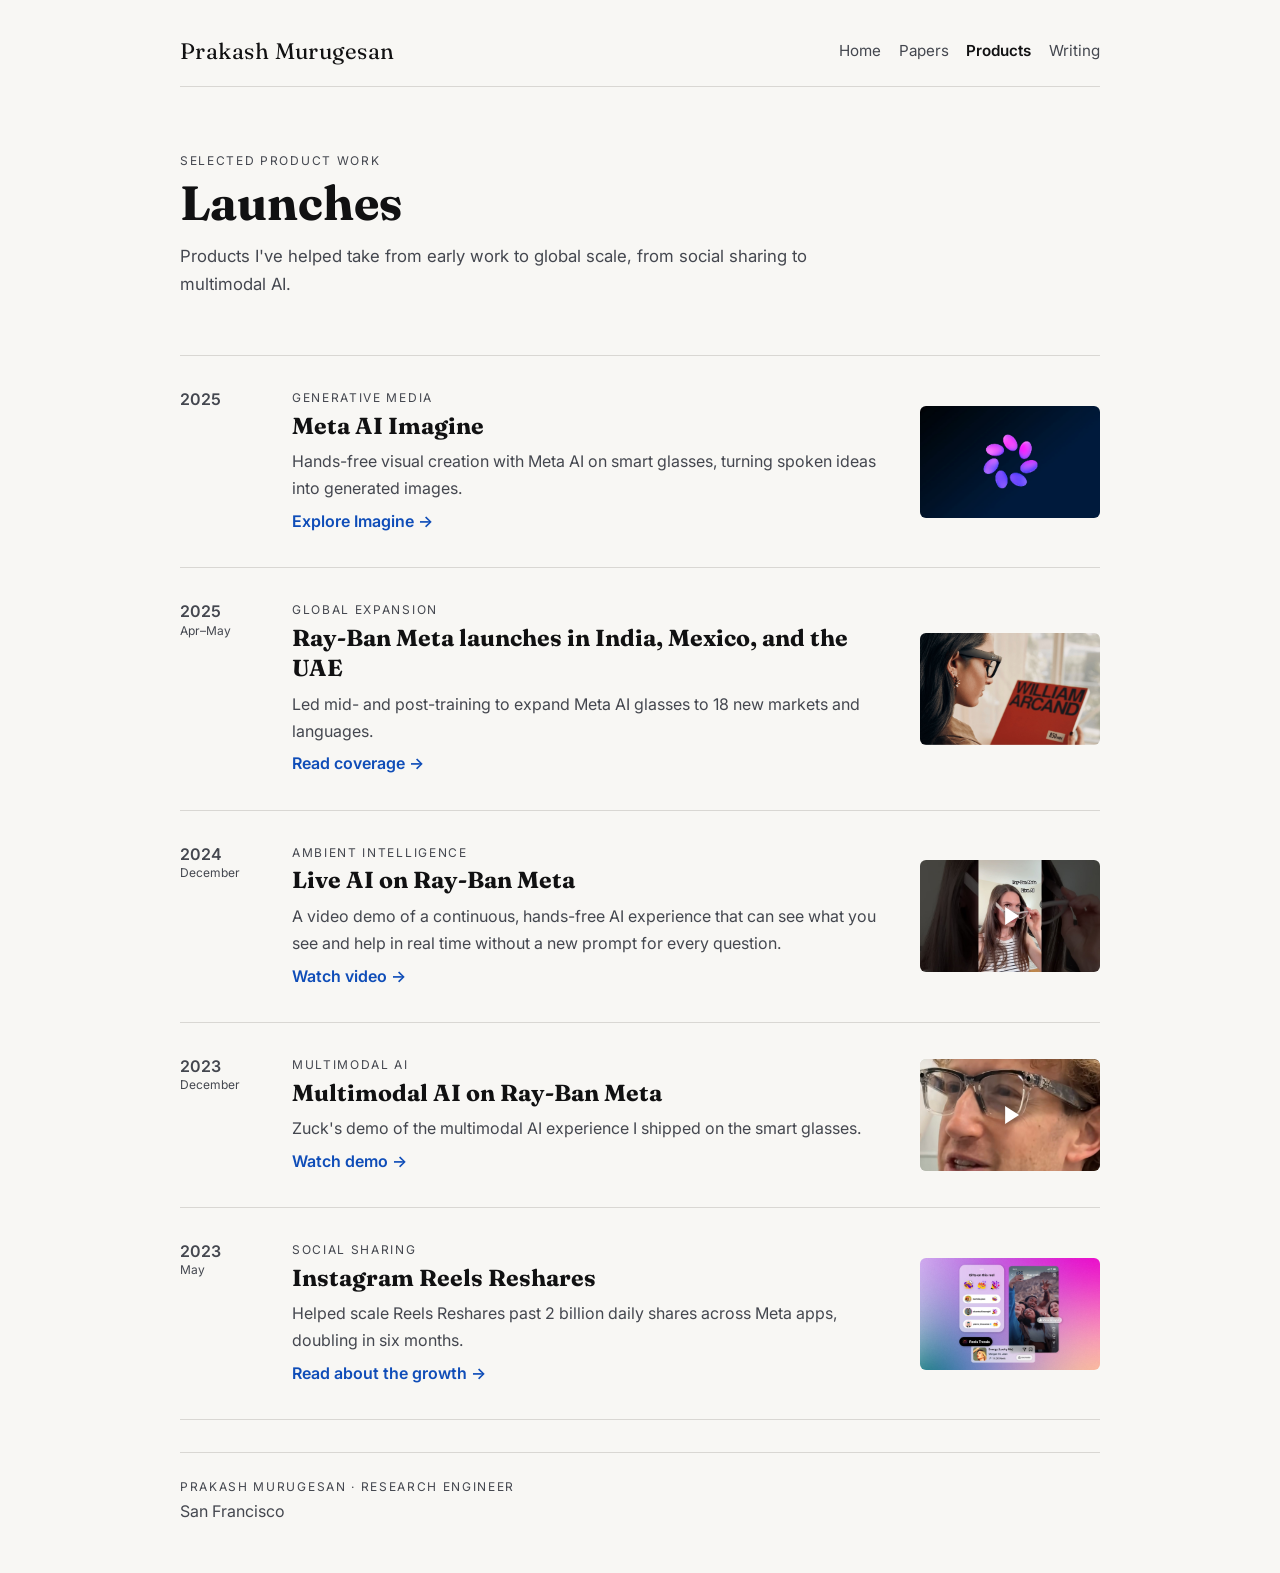
<file: products.html>
<!DOCTYPE html>
<html lang="en">
  <head>
    <meta charset="UTF-8" />
    <meta name="viewport" content="width=device-width, initial-scale=1.0" />
    <title>Products · Prakash Murugesan</title>
    <meta
      name="description"
      content="A chronological archive of AI products and launches shipped by Prakash Murugesan."
    />
    <link rel="preconnect" href="https://fonts.googleapis.com" />
    <link rel="preconnect" href="https://fonts.gstatic.com" crossorigin />
    <link
      href="https://fonts.googleapis.com/css2?family=Inter:wght@400;500;600&amp;family=Fraunces:opsz,wght@9..144,600&amp;display=swap"
      rel="stylesheet"
    />
    <link rel="stylesheet" href="styles.css?v=products-3" />
  </head>
  <body>
    <header class="site-header">
      <a class="brand" href="index.html">Prakash Murugesan</a>
      <nav>
        <a href="index.html#home">Home</a>
        <a href="index.html#papers">Papers</a>
        <a class="active" href="products.html" aria-current="page">Products</a>
        <a href="index.html#writing">Writing</a>
      </nav>
    </header>

    <main class="container">
      <header class="page-intro">
        <p class="kicker">Selected product work</p>
        <h1>Launches</h1>
        <p>
          Products I&apos;ve helped take from early work to global scale,
          from social sharing to multimodal AI.
        </p>
      </header>

      <section class="launch-archive" aria-label="Product launches in reverse chronological order">
        <article class="launch">
          <div class="launch__date">
            <span>2025</span>
          </div>
          <div class="launch__body">
            <p class="kicker">Generative media</p>
            <h2>Meta AI Imagine</h2>
            <p class="meta">
              Hands-free visual creation with Meta AI on smart glasses, turning spoken ideas into generated images.
            </p>
            <a class="link" href="https://ai.meta.com/meta-ai/media-generation/" target="_blank" rel="noreferrer">Explore Imagine →</a>
          </div>
          <a class="launch__media" href="https://ai.meta.com/meta-ai/media-generation/" target="_blank" rel="noreferrer" aria-label="Explore Meta AI Imagine">
            <img src="assets/meta-ai-imagine.webp" alt="Images generated with Meta AI Imagine" />
          </a>
        </article>

        <article class="launch">
          <div class="launch__date">
            <span>2025</span>
            <small>Apr–May</small>
          </div>
          <div class="launch__body">
            <p class="kicker">Global expansion</p>
            <h2>Ray-Ban Meta launches in India, Mexico, and the UAE</h2>
            <p class="meta">
              Led mid- and post-training to expand Meta AI glasses to 18 new markets and languages.
            </p>
            <a class="link" href="https://www.uploadvr.com/ray-ban-meta-glasses-are-now-available-in-india-mexico/" target="_blank" rel="noreferrer">Read coverage →</a>
          </div>
          <a class="launch__media" href="https://www.uploadvr.com/ray-ban-meta-glasses-are-now-available-in-india-mexico/" target="_blank" rel="noreferrer" aria-label="Read coverage of the international Ray-Ban Meta launch">
            <img src="assets/rayban-meta-india-newsroom.jpg" alt="Ray-Ban Meta glasses launch in India" />
          </a>
        </article>

        <article class="launch">
          <div class="launch__date">
            <span>2024</span>
            <small>December</small>
          </div>
          <div class="launch__body">
            <p class="kicker">Ambient intelligence</p>
            <h2>Live AI on Ray-Ban Meta</h2>
            <p class="meta">
              A video demo of a continuous, hands-free AI experience that can see what you see and help in real time without a new prompt for every question.
            </p>
            <a class="link" href="https://www.youtube.com/shorts/KP71a6igLBo" target="_blank" rel="noreferrer">Watch video →</a>
          </div>
          <a class="launch__media launch__media--video" href="https://www.youtube.com/shorts/KP71a6igLBo" target="_blank" rel="noreferrer" aria-label="Watch the Live AI demo">
            <img src="assets/live-ai.jpg" alt="Live AI demo on Ray-Ban Meta glasses" />
            <span class="product-preview__play" aria-hidden="true"></span>
          </a>
        </article>

        <article class="launch">
          <div class="launch__date">
            <span>2023</span>
            <small>December</small>
          </div>
          <div class="launch__body">
            <p class="kicker">Multimodal AI</p>
            <h2>Multimodal AI on Ray-Ban Meta</h2>
            <p class="meta">
              Zuck&apos;s demo of the multimodal AI experience I shipped on the smart glasses.
            </p>
            <a class="link" href="https://www.instagram.com/p/C0w4Agjvq5_/?igsh=NTc4MTIwNjQ2YQ%3D%3D" target="_blank" rel="noreferrer">Watch demo →</a>
          </div>
          <a class="launch__media launch__media--portrait launch__media--video" href="https://www.instagram.com/p/C0w4Agjvq5_/?igsh=NTc4MTIwNjQ2YQ%3D%3D" target="_blank" rel="noreferrer" aria-label="Watch the multimodal AI demo">
            <img src="assets/rayban-meta-demo.jpg" alt="Mark Zuckerberg demonstrating multimodal AI on Ray-Ban Meta glasses" />
            <span class="product-preview__play" aria-hidden="true"></span>
          </a>
        </article>

        <article class="launch">
          <div class="launch__date">
            <span>2023</span>
            <small>May</small>
          </div>
          <div class="launch__body">
            <p class="kicker">Social sharing</p>
            <h2>Instagram Reels Reshares</h2>
            <p class="meta">
              Helped scale Reels Reshares past 2 billion daily shares across Meta apps, doubling in six months.
            </p>
            <a class="link" href="https://about.fb.com/news/2023/05/discover-and-personalize-facebook-reels/" target="_blank" rel="noreferrer">Read about the growth →</a>
          </div>
          <a class="launch__media" href="https://about.fb.com/news/2023/05/discover-and-personalize-facebook-reels/" target="_blank" rel="noreferrer" aria-label="Read about the growth of Reels Reshares">
            <img src="assets/instagram-reels.jpg" alt="Instagram Reels product screens" />
          </a>
        </article>
      </section>
    </main>

    <footer class="container footer">
      <p class="kicker">Prakash Murugesan · Research Engineer</p>
      <p class="meta">San Francisco</p>
    </footer>
  </body>
</html>
</file>
<file: styles.css>
:root {
  --bg: #f8f7f4;
  --text: #111112;
  --muted: #44474f;
  --line: #d9d7d3;
  --accent: #0f4db8;
}

* {
  box-sizing: border-box;
  margin: 0;
  padding: 0;
}

body {
  background: var(--bg);
  color: var(--text);
  font-family: 'Inter', system-ui, -apple-system, BlinkMacSystemFont, 'Segoe UI', sans-serif;
  line-height: 1.7;
  padding: 2rem 1.5rem 3rem;
}

a {
  color: inherit;
}

a:hover {
  color: var(--accent);
}

.container {
  max-width: 920px;
  margin: 0 auto;
}

.site-header {
  display: flex;
  justify-content: space-between;
  align-items: center;
  max-width: 920px;
  margin: 0 auto 2rem;
  border-bottom: 1px solid var(--line);
  padding-bottom: 1rem;
}

.brand {
  color: var(--text);
  font-family: 'Fraunces', 'Times New Roman', serif;
  font-size: 1.4rem;
  letter-spacing: 0.02em;
  text-decoration: none;
}

nav {
  display: flex;
  gap: 1.1rem;
  font-size: 0.95rem;
}

nav a {
  text-decoration: none;
  color: var(--muted);
}

nav a:hover {
  color: var(--text);
}

nav a.active {
  color: var(--text);
  font-weight: 600;
}

.intro {
  display: grid;
  grid-template-columns: 140px 1fr;
  gap: 1.5rem;
  align-items: center;
  margin-bottom: 3rem;
}

.avatar {
  width: 120px;
  height: 120px;
  border-radius: 999px;
  border: 1px solid var(--line);
  overflow: hidden;
  justify-self: center;
}

.avatar img {
  width: 100%;
  height: 100%;
  object-fit: cover;
  display: block;
  transform: translateY(-8%) scale(1.18);
  transform-origin: center;
}

.intro__body h1 {
  font-family: 'Fraunces', 'Times New Roman', serif;
  font-size: 2.4rem;
  margin: 0.1rem 0 0.6rem;
}

.intro__body p + p {
  margin-top: 0.85rem;
}

.kicker {
  text-transform: uppercase;
  letter-spacing: 0.14em;
  font-size: 0.75rem;
  color: var(--muted);
}

.contact {
  list-style: none;
  display: flex;
  gap: 1rem;
  flex-wrap: wrap;
  margin-top: 1rem;
  font-weight: 500;
}

.section {
  padding: 1.8rem 0;
  border-top: 1px solid var(--line);
}

.section h2 {
  font-family: 'Fraunces', 'Times New Roman', serif;
  font-size: 1.7rem;
  margin-bottom: 0.8rem;
}

.more-link {
  color: var(--accent);
  font-size: 0.9rem;
  font-weight: 600;
  text-decoration: none;
}

.more-link {
  display: inline-block;
  margin: 1.1rem 0 0 86px;
}

.list {
  list-style: none;
  display: flex;
  flex-direction: column;
  gap: 1rem;
}

.list li {
  display: grid;
  grid-template-columns: 70px 1fr;
  gap: 1rem;
  align-items: baseline;
}

.year {
  color: var(--muted);
  font-weight: 600;
}

.title {
  font-weight: 600;
}

.meta {
  color: var(--muted);
}

.link {
  text-decoration: none;
  color: var(--accent);
  font-weight: 600;
}

.thoughts .title {
  font-weight: 500;
}

.footer {
  border-top: 1px solid var(--line);
  padding-top: 1.5rem;
  margin-top: 2rem;
}

/* Products section with demo preview */
#products .list li {
  display: grid;
  grid-template-columns: 70px 1fr 100px;
  gap: 1.5rem;
  align-items: center;
  padding: 1rem 0;
}

.product-preview {
  width: 100px;
  min-width: 100px;
  max-width: 100px;
  height: 115px;
  min-height: 115px;
  max-height: 115px;
  border-radius: 6px;
  display: block;
  position: relative;
  overflow: hidden;
  background: var(--line);
  text-decoration: none;
}

.product-preview img {
  width: 100%;
  max-width: none;
  height: 100%;
  object-fit: cover;
  object-position: center 34%;
  display: block;
}

.product-preview::after {
  content: "";
  position: absolute;
  inset: 0;
  background: rgba(17, 17, 18, 0.16);
  opacity: 0;
  transition: opacity 0.15s ease;
}

.product-preview__play {
  position: absolute;
  left: 50%;
  top: 50%;
  width: 0;
  height: 0;
  border-top: 9px solid transparent;
  border-bottom: 9px solid transparent;
  border-left: 14px solid #fff;
  filter: drop-shadow(0 1px 4px rgba(17, 17, 18, 0.45));
  transform: translate(-35%, -50%);
  z-index: 1;
}

.product-preview:hover::after {
  opacity: 1;
}

.product-preview--landscape {
  height: 74px;
  min-height: 74px;
  max-height: 74px;
}

.product-preview--landscape img {
  object-position: center;
}

/* Product archive */
.page-intro {
  max-width: 680px;
  padding: 2rem 0 3.5rem;
}

.page-intro h1 {
  font-family: 'Fraunces', 'Times New Roman', serif;
  font-size: 3rem;
  line-height: 1.15;
  margin: 0.25rem 0 0.7rem;
}

.page-intro > p:last-child {
  color: var(--muted);
  font-size: 1.05rem;
}

.launch-archive {
  border-top: 1px solid var(--line);
}

.launch {
  display: grid;
  grid-template-columns: 88px minmax(0, 1fr) 180px;
  gap: 1.5rem;
  align-items: center;
  padding: 2rem 0;
  border-bottom: 1px solid var(--line);
}

.launch__date {
  align-self: start;
  display: flex;
  flex-direction: column;
  color: var(--muted);
  line-height: 1.4;
}

.launch__date span {
  font-weight: 600;
}

.launch__date small {
  font-size: 0.75rem;
}

.launch__body h2 {
  font-family: 'Fraunces', 'Times New Roman', serif;
  font-size: 1.45rem;
  line-height: 1.3;
  margin: 0.15rem 0 0.45rem;
}

.launch__body .meta {
  margin-bottom: 0.35rem;
}

.launch__media {
  width: 180px;
  height: 112px;
  border-radius: 6px;
  overflow: hidden;
  position: relative;
  display: block;
  background: var(--line);
}

.launch__media img {
  width: 100%;
  height: 100%;
  display: block;
  object-fit: cover;
}

.launch__media--portrait img {
  object-position: center 34%;
}

.launch__media--video::after {
  content: "";
  position: absolute;
  inset: 0;
  background: rgba(17, 17, 18, 0.16);
  opacity: 0;
  transition: opacity 0.15s ease;
}

.launch__media--video:hover::after {
  opacity: 1;
}

/* Writing section with preview images */
#writing .list li {
  display: grid;
  grid-template-columns: 70px 1fr 100px;
  gap: 1.5rem;
  align-items: center;
  padding: 1rem 0;
}

#writing .preview {
  width: 100px;
  height: 65px;
  border-radius: 6px;
  overflow: hidden;
  background: var(--bg-alt);
}

#writing .preview img {
  width: 100%;
  height: 100%;
  object-fit: cover;
}

#writing .preview.placeholder {
  background: linear-gradient(135deg, #f5f5f5 0%, #e0e0e0 100%);
  position: relative;
}

#writing .preview.placeholder::after {
  content: "📊";
  position: absolute;
  top: 50%;
  left: 50%;
  transform: translate(-50%, -50%);
  font-size: 1.5rem;
  opacity: 0.3;
}

@media (max-width: 640px) {
  body {
    padding: 1.5rem 1.25rem 2rem;
  }

  .site-header {
    flex-direction: column;
    gap: 0.8rem;
    align-items: flex-start;
  }

  nav {
    flex-wrap: wrap;
  }

  .intro {
    grid-template-columns: 1fr;
  }

  .list li {
    grid-template-columns: 60px 1fr;
  }

  #products .list li {
    grid-template-columns: 60px 1fr;
    gap: 1rem;
  }

  .product-preview {
    display: none;
  }

  .more-link {
    margin-left: 76px;
  }

  .page-intro {
    padding: 1rem 0 2.5rem;
  }

  .page-intro h1 {
    font-size: 2.4rem;
  }

  .launch {
    grid-template-columns: 60px minmax(0, 1fr);
    gap: 1rem;
  }

  .launch__media {
    grid-column: 2;
    width: 100%;
    height: auto;
    aspect-ratio: 16 / 9;
    margin-top: 0.25rem;
  }

  /* Writing section mobile layout */
  #writing .list li {
    grid-template-columns: 60px 1fr;
    gap: 1rem;
  }

  #writing .preview {
    display: none; /* Hide preview images on mobile for cleaner layout */
  }
}
</file>
<file: writing/essay.css>
.essay-shell {
  padding-top: 1.25rem;
}

.essay {
  max-width: 680px;
  margin: 0 auto;
}

.essay-back {
  color: var(--muted);
  font-size: 0.9rem;
  text-decoration: none;
}

.essay-header .essay-back {
  display: inline-block;
  margin-bottom: 2.5rem;
}

.essay-header h1 {
  font-family: 'Fraunces', 'Times New Roman', serif;
  font-size: clamp(2.3rem, 6vw, 3.5rem);
  line-height: 1.15;
  margin: 0.6rem 0 1rem;
  letter-spacing: -0.025em;
  text-wrap: balance;
}

.essay-header > .meta {
  font-size: 0.9rem;
}

.essay-contents {
  margin: 2rem 0 2.75rem;
  padding: 0.9rem 0;
  border-top: 1px solid var(--line);
  border-bottom: 1px solid var(--line);
  color: var(--muted);
  font-size: 0.9rem;
}

.essay-contents summary {
  cursor: pointer;
  font-weight: 500;
}

.essay-contents ol {
  display: grid;
  grid-template-columns: repeat(2, minmax(0, 1fr));
  list-style: none;
  gap: 0.5rem 1.5rem;
  padding: 1rem 0 0.25rem;
}

.essay-contents a {
  text-decoration: none;
}

.essay-body {
  font-size: 1.08rem;
  line-height: 1.85;
  overflow-wrap: break-word;
}

.essay-body p {
  margin-bottom: 1.15rem;
}

.essay-body h2 {
  font-family: 'Fraunces', 'Times New Roman', serif;
  font-size: 1.8rem;
  line-height: 1.3;
  margin: 3.25rem 0 1.25rem;
  scroll-margin-top: 1.5rem;
}

.essay-end {
  display: flex;
  justify-content: space-between;
  flex-wrap: wrap;
  gap: 1rem;
  border-top: 1px solid var(--line);
  margin-top: 3rem;
  padding-top: 1.5rem;
}

.skip-link {
  position: absolute;
  top: 0.5rem;
  left: 1.5rem;
  padding: 0.5rem 1rem;
  color: var(--text);
  background: var(--bg);
  transform: translateY(-200%);
}

.skip-link:focus {
  transform: translateY(0);
}

a:focus-visible,
summary:focus-visible {
  outline: 2px solid var(--accent);
  outline-offset: 4px;
}

@media (max-width: 640px) {
  .essay-shell {
    padding-top: 0;
  }

  .essay-header .essay-back {
    margin-bottom: 1.75rem;
  }

  .essay-body {
    font-size: 1rem;
    line-height: 1.8;
  }

  .essay-body h2 {
    margin-top: 2.5rem;
    font-size: 1.6rem;
  }
}
</file>
